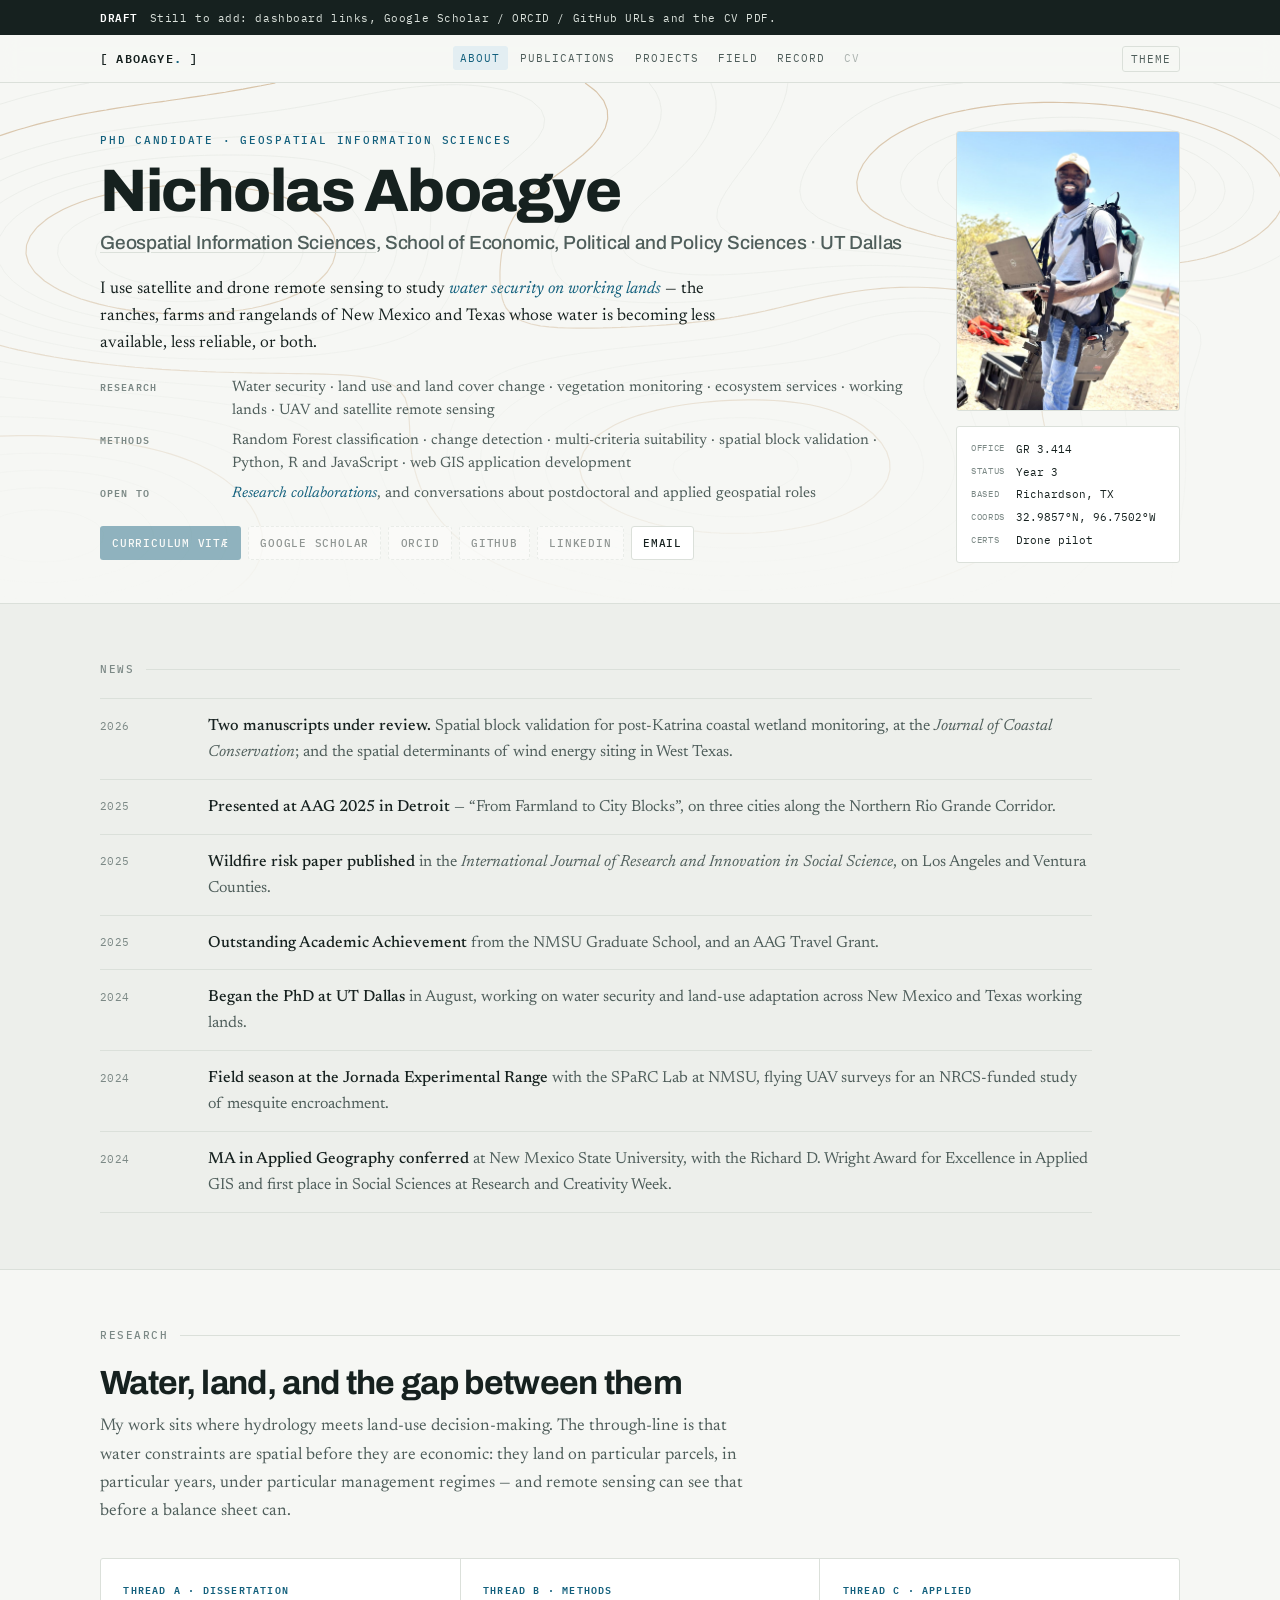
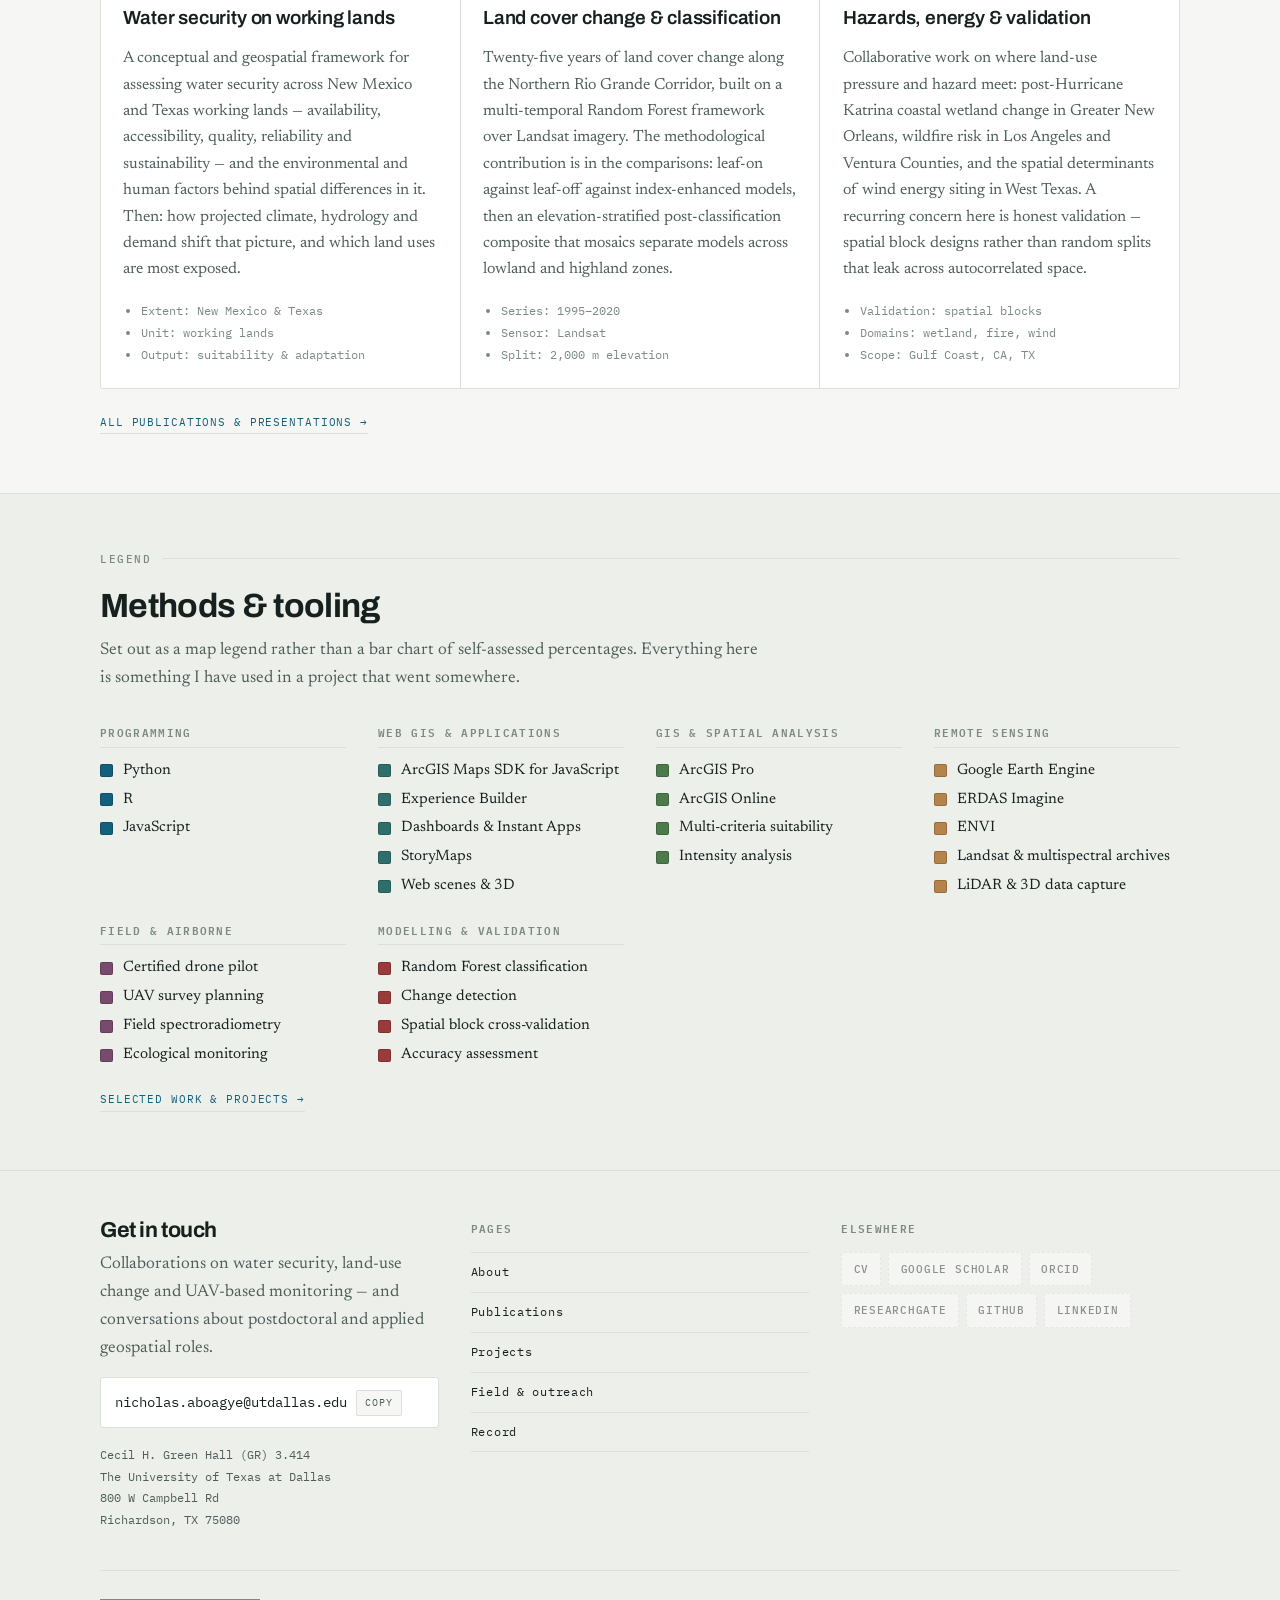
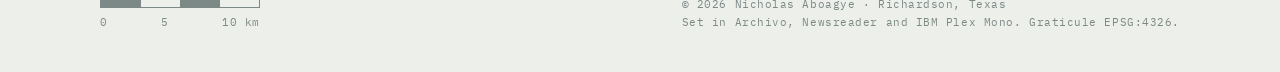
<file: index.html>
<!doctype html>
<html lang="en">
<head>
<meta charset="utf-8">
<meta name="viewport" content="width=device-width, initial-scale=1, viewport-fit=cover">
<title>Nicholas Aboagye</title>
<meta name="description" content="Nicholas Aboagye is a PhD candidate in Geospatial Information Sciences at UT Dallas, using satellite and drone remote sensing to study water security on the working lands of New Mexico and Texas.">
<meta name="author" content="Nicholas Aboagye">
<link rel="canonical" href="https://nicholas-aboagye.github.io/">
<meta property="og:type" content="website">
<meta property="og:title" content="Nicholas Aboagye">
<meta property="og:description" content="PhD candidate in Geospatial Information Sciences, UT Dallas. Water security, land cover change and remote sensing.">
<meta property="og:image" content="https://nicholas-aboagye.github.io/img/portrait.jpg">
<meta name="twitter:card" content="summary_large_image">
<link rel="stylesheet" href="https://fonts.googleapis.com/css2?family=Archivo:wght@500;600;700;800&family=Newsreader:ital,opsz,wght@0,6..72,300;0,6..72,400;0,6..72,500;1,6..72,400&family=IBM+Plex+Mono:wght@400;500;600&display=swap">
<link rel="stylesheet" href="style.css">
</head>
<body>

<a class="skip" href="#main">Skip to content</a>

<div class="topbar">
  <div class="notice">
    <div class="wrap">
      <span><b>DRAFT</b></span>
      <span>Still to add: dashboard links, Google Scholar / ORCID / GitHub URLs and the CV PDF.</span>
    </div>
  </div>
  <nav class="navbar" aria-label="Main">
    <div class="wrap">
      <a class="mark" href="index.html">[ ABOAGYE<span>.</span> ]</a>
      <ul class="navlinks">
        <li><a href="index.html" aria-current="page">About</a></li>
        <li><a href="publications.html">Publications</a></li>
        <li><a href="projects.html">Projects</a></li>
        <li><a href="field.html">Field</a></li>
        <li><a href="record.html">Record</a></li>
        <li><a href="#" aria-disabled="true">CV</a></li>
      </ul>
      <button class="themebtn" id="themeToggle" type="button" aria-pressed="false">Theme</button>
    </div>
  </nav>
</div>

<header class="hero" id="main">
  <canvas id="contours" aria-hidden="true"></canvas>
  <div class="wrap">
    <div class="hero-grid">
      <div>
        <p class="kicker">PhD Candidate &middot; Geospatial Information Sciences</p>
        <h1>Nicholas Aboagye</h1>
        <p class="role">
          <a href="https://epps.utdallas.edu/about/programs/geospatial-information-sciences/" target="_blank" rel="noopener">Geospatial Information Sciences</a>,
          School of Economic, Political and Policy Sciences &middot; UT Dallas
        </p>
        <p class="standfirst">
          I use satellite and drone remote sensing to study <em>water security on working
          lands</em> &mdash; the ranches, farms and rangelands of New Mexico and Texas whose
          water is becoming less available, less reliable, or both.
        </p>

        <dl class="facts">
          <div class="fact">
            <dt>Research</dt>
            <dd>Water security &middot; land use and land cover change &middot; vegetation monitoring &middot; ecosystem services &middot; working lands &middot; UAV and satellite remote sensing</dd>
          </div>
          <div class="fact">
            <dt>Methods</dt>
            <dd>Random Forest classification &middot; change detection &middot; multi-criteria suitability &middot; spatial block validation &middot; Python, R and JavaScript &middot; web GIS application development</dd>
          </div>
          <div class="fact">
            <dt>Open to</dt>
            <dd><span class="on">Research collaborations</span>, and conversations about postdoctoral and applied geospatial roles</dd>
          </div>
        </dl>

        <div class="profilelinks">
          <a class="plink plink-solid" href="#" aria-disabled="true">Curriculum vit&aelig;</a>
          <a class="plink" href="#" aria-disabled="true">Google Scholar</a>
          <a class="plink" href="#" aria-disabled="true">ORCID</a>
          <a class="plink" href="#" aria-disabled="true">GitHub</a>
          <a class="plink" href="#" aria-disabled="true">LinkedIn</a>
          <a class="plink" href="#contact">Email</a>
        </div>
      </div>

      <div class="hero-aside">
        <img class="portrait" src="img/portrait.jpg" width="900" height="1125"
             alt="Nicholas Aboagye in the field in southern New Mexico, holding a laptop and wearing a backpack-mounted mapping system.">
        <div class="datum">
          <dl>
            <dt>Office</dt><dd>GR 3.414</dd>
            <dt>Status</dt><dd>Year 3</dd>
            <dt>Based</dt><dd>Richardson, TX</dd>
            <dt>Coords</dt><dd>32.9857&deg;N, 96.7502&deg;W</dd>
            <dt>Certs</dt><dd>Drone pilot</dd>
          </dl>
        </div>
      </div>
    </div>
  </div>
</header>

<section class="band band-sunk" id="news">
  <div class="wrap">
    <p class="eyebrow">News</p>
    <ul class="news">
      <li>
        <span class="date">2026</span>
        <span class="item"><strong>Two manuscripts under review.</strong> Spatial block validation for post-Katrina coastal wetland monitoring, at the <em>Journal of Coastal Conservation</em>; and the spatial determinants of wind energy siting in West Texas.</span>
      </li>
      <li>
        <span class="date">2025</span>
        <span class="item"><strong>Presented at AAG 2025 in Detroit</strong> &mdash; &ldquo;From Farmland to City Blocks&rdquo;, on three cities along the Northern Rio Grande Corridor.</span>
      </li>
      <li>
        <span class="date">2025</span>
        <span class="item"><strong>Wildfire risk paper published</strong> in the <em>International Journal of Research and Innovation in Social Science</em>, on Los Angeles and Ventura Counties.</span>
      </li>
      <li>
        <span class="date">2025</span>
        <span class="item"><strong>Outstanding Academic Achievement</strong> from the NMSU Graduate School, and an AAG Travel Grant.</span>
      </li>
      <li>
        <span class="date">2024</span>
        <span class="item"><strong>Began the PhD at UT Dallas</strong> in August, working on water security and land-use adaptation across New Mexico and Texas working lands.</span>
      </li>
      <li>
        <span class="date">2024</span>
        <span class="item"><strong>Field season at the Jornada Experimental Range</strong> with the SPaRC Lab at NMSU, flying UAV surveys for an NRCS-funded study of mesquite encroachment.</span>
      </li>
      <li>
        <span class="date">2024</span>
        <span class="item"><strong>MA in Applied Geography conferred</strong> at New Mexico State University, with the Richard D. Wright Award for Excellence in Applied GIS and first place in Social Sciences at Research and Creativity Week.</span>
      </li>
    </ul>
  </div>
</section>

<section class="band" id="research">
  <div class="wrap">
    <p class="eyebrow">Research</p>
    <h2>Water, land, and the gap between them</h2>
    <p class="lede">
      My work sits where hydrology meets land-use decision-making. The through-line is that
      water constraints are spatial before they are economic: they land on particular parcels,
      in particular years, under particular management regimes &mdash; and remote sensing can
      see that before a balance sheet can.
    </p>
    <div class="threads">
      <article class="thread">
        <span class="tag">Thread A &middot; Dissertation</span>
        <h3>Water security on working lands</h3>
        <p>
          A conceptual and geospatial framework for assessing water security across New Mexico
          and Texas working lands &mdash; availability, accessibility, quality, reliability and
          sustainability &mdash; and the environmental and human factors behind spatial
          differences in it. Then: how projected climate, hydrology and demand shift that
          picture, and which land uses are most exposed.
        </p>
        <ul>
          <li>Extent: New Mexico &amp; Texas</li>
          <li>Unit: working lands</li>
          <li>Output: suitability &amp; adaptation</li>
        </ul>
      </article>
      <article class="thread">
        <span class="tag">Thread B &middot; Methods</span>
        <h3>Land cover change &amp; classification</h3>
        <p>
          Twenty-five years of land cover change along the Northern Rio Grande Corridor, built
          on a multi-temporal Random Forest framework over Landsat imagery. The methodological
          contribution is in the comparisons: leaf-on against leaf-off against index-enhanced
          models, then an elevation-stratified post-classification composite that mosaics
          separate models across lowland and highland zones.
        </p>
        <ul>
          <li>Series: 1995&ndash;2020</li>
          <li>Sensor: Landsat</li>
          <li>Split: 2,000 m elevation</li>
        </ul>
      </article>
      <article class="thread">
        <span class="tag">Thread C &middot; Applied</span>
        <h3>Hazards, energy &amp; validation</h3>
        <p>
          Collaborative work on where land-use pressure and hazard meet: post-Hurricane Katrina
          coastal wetland change in Greater New Orleans, wildfire risk in Los Angeles and Ventura
          Counties, and the spatial determinants of wind energy siting in West Texas. A recurring
          concern here is honest validation &mdash; spatial block designs rather than random
          splits that leak across autocorrelated space.
        </p>
        <ul>
          <li>Validation: spatial blocks</li>
          <li>Domains: wetland, fire, wind</li>
          <li>Scope: Gulf Coast, CA, TX</li>
        </ul>
      </article>
    </div>
    <a class="more" href="publications.html">All publications &amp; presentations &rarr;</a>
  </div>
</section>

<section class="band band-sunk" id="methods">
  <div class="wrap">
    <p class="eyebrow">Legend</p>
    <h2>Methods &amp; tooling</h2>
    <p class="lede">
      Set out as a map legend rather than a bar chart of self-assessed percentages. Everything
      here is something I have used in a project that went somewhere.
    </p>
    <div class="legend">
      <div class="legend-group">
        <h3>Programming</h3>
        <ul>
          <li><span class="swatch" style="background:#13607D"></span>Python</li>
          <li><span class="swatch" style="background:#13607D"></span>R</li>
          <li><span class="swatch" style="background:#13607D"></span>JavaScript</li>
        </ul>
      </div>
      <div class="legend-group">
        <h3>Web GIS &amp; applications</h3>
        <ul>
          <li><span class="swatch" style="background:#2F6F6B"></span>ArcGIS Maps SDK for JavaScript</li>
          <li><span class="swatch" style="background:#2F6F6B"></span>Experience Builder</li>
          <li><span class="swatch" style="background:#2F6F6B"></span>Dashboards &amp; Instant Apps</li>
          <li><span class="swatch" style="background:#2F6F6B"></span>StoryMaps</li>
          <li><span class="swatch" style="background:#2F6F6B"></span>Web scenes &amp; 3D</li>
        </ul>
      </div>
      <div class="legend-group">
        <h3>GIS &amp; spatial analysis</h3>
        <ul>
          <li><span class="swatch" style="background:#4C7A4A"></span>ArcGIS Pro</li>
          <li><span class="swatch" style="background:#4C7A4A"></span>ArcGIS Online</li>
          <li><span class="swatch" style="background:#4C7A4A"></span>Multi-criteria suitability</li>
          <li><span class="swatch" style="background:#4C7A4A"></span>Intensity analysis</li>
        </ul>
      </div>
      <div class="legend-group">
        <h3>Remote sensing</h3>
        <ul>
          <li><span class="swatch" style="background:#B4844A"></span>Google Earth Engine</li>
          <li><span class="swatch" style="background:#B4844A"></span>ERDAS Imagine</li>
          <li><span class="swatch" style="background:#B4844A"></span>ENVI</li>
          <li><span class="swatch" style="background:#B4844A"></span>Landsat &amp; multispectral archives</li>
          <li><span class="swatch" style="background:#B4844A"></span>LiDAR &amp; 3D data capture</li>
        </ul>
      </div>
      <div class="legend-group">
        <h3>Field &amp; airborne</h3>
        <ul>
          <li><span class="swatch" style="background:#7A4A6E"></span>Certified drone pilot</li>
          <li><span class="swatch" style="background:#7A4A6E"></span>UAV survey planning</li>
          <li><span class="swatch" style="background:#7A4A6E"></span>Field spectroradiometry</li>
          <li><span class="swatch" style="background:#7A4A6E"></span>Ecological monitoring</li>
        </ul>
      </div>
      <div class="legend-group">
        <h3>Modelling &amp; validation</h3>
        <ul>
          <li><span class="swatch" style="background:#9A3B3B"></span>Random Forest classification</li>
          <li><span class="swatch" style="background:#9A3B3B"></span>Change detection</li>
          <li><span class="swatch" style="background:#9A3B3B"></span>Spatial block cross-validation</li>
          <li><span class="swatch" style="background:#9A3B3B"></span>Accuracy assessment</li>
        </ul>
      </div>
    </div>
    <a class="more" href="projects.html">Selected work &amp; projects &rarr;</a>
  </div>
</section>

<footer class="sitefooter" id="contact">
  <div class="wrap">
    <div class="footgrid">
      <div>
        <h2>Get in touch</h2>
        <p style="color:var(--ink-2);margin:0">
          Collaborations on water security, land-use change and UAV-based monitoring &mdash;
          and conversations about postdoctoral and applied geospatial roles.
        </p>
        <div class="mailrow">
          <code id="email">nicholas.aboagye@utdallas.edu</code>
          <button class="copybtn" id="copyEmail" type="button">Copy</button>
        </div>
        <p class="where">
          Cecil H. Green Hall (GR) 3.414<br>
          The University of Texas at Dallas<br>
          800 W Campbell Rd<br>
          Richardson, TX 75080
        </p>
      </div>
      <div>
        <p class="subhead" style="margin-top:0">Pages</p>
        <ul class="footnav">
          <li><a href="index.html">About</a></li>
          <li><a href="publications.html">Publications</a></li>
          <li><a href="projects.html">Projects</a></li>
          <li><a href="field.html">Field &amp; outreach</a></li>
          <li><a href="record.html">Record</a></li>
        </ul>
      </div>
      <div>
        <p class="subhead" style="margin-top:0">Elsewhere</p>
        <div class="profilelinks">
          <a class="plink" href="#" aria-disabled="true">CV</a>
          <a class="plink" href="#" aria-disabled="true">Google Scholar</a>
          <a class="plink" href="#" aria-disabled="true">ORCID</a>
          <a class="plink" href="#" aria-disabled="true">ResearchGate</a>
          <a class="plink" href="#" aria-disabled="true">GitHub</a>
          <a class="plink" href="#" aria-disabled="true">LinkedIn</a>
        </div>
      </div>
    </div>
    <div class="colophon">
      <div class="scalebar">
        <div class="bar"><i></i><i></i><i></i><i></i></div>
        <div class="ticks"><span>0</span><span>5</span><span>10&nbsp;km</span></div>
      </div>
      <div>
        <div>&copy; 2026 Nicholas Aboagye &middot; Richardson, Texas</div>
        <div>Set in Archivo, Newsreader and IBM Plex Mono. Graticule EPSG:4326.</div>
      </div>
    </div>
  </div>
</footer>

<script src="site.js"></script>

</body>
</html>
</file>
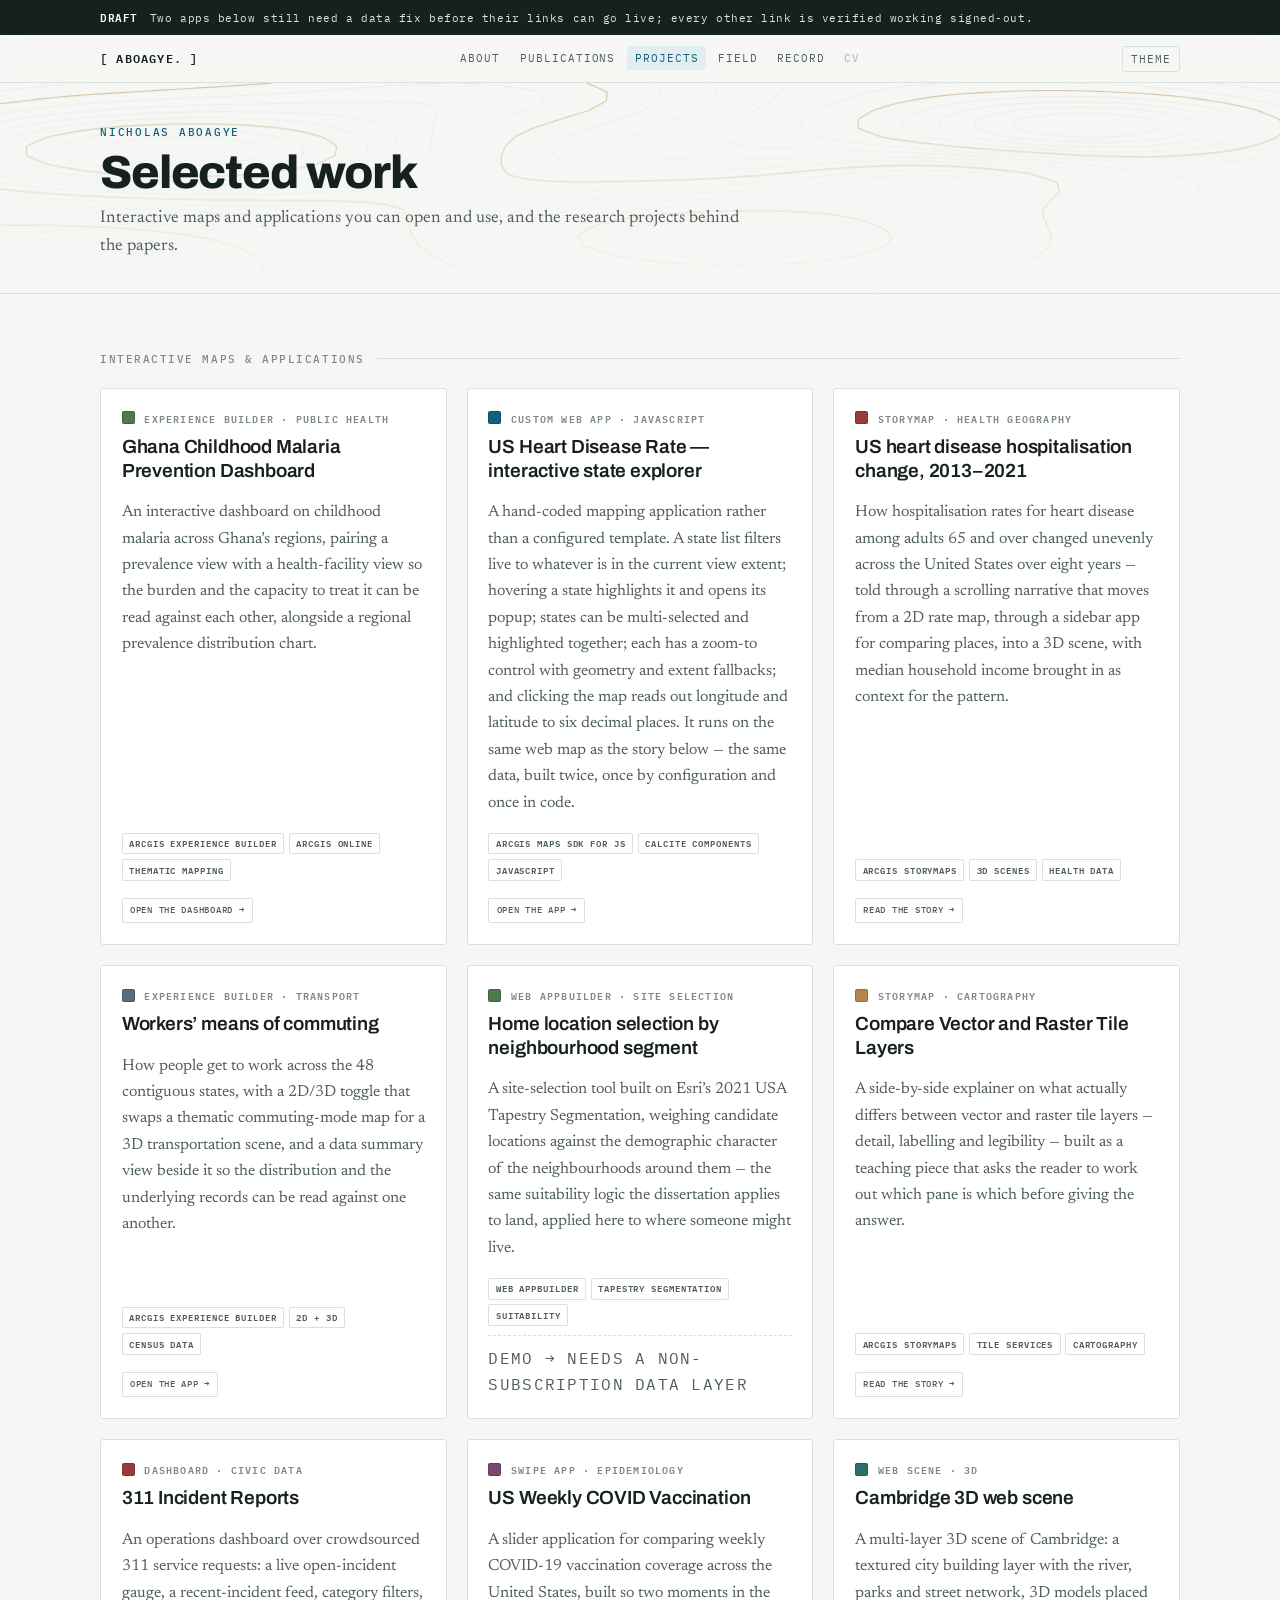
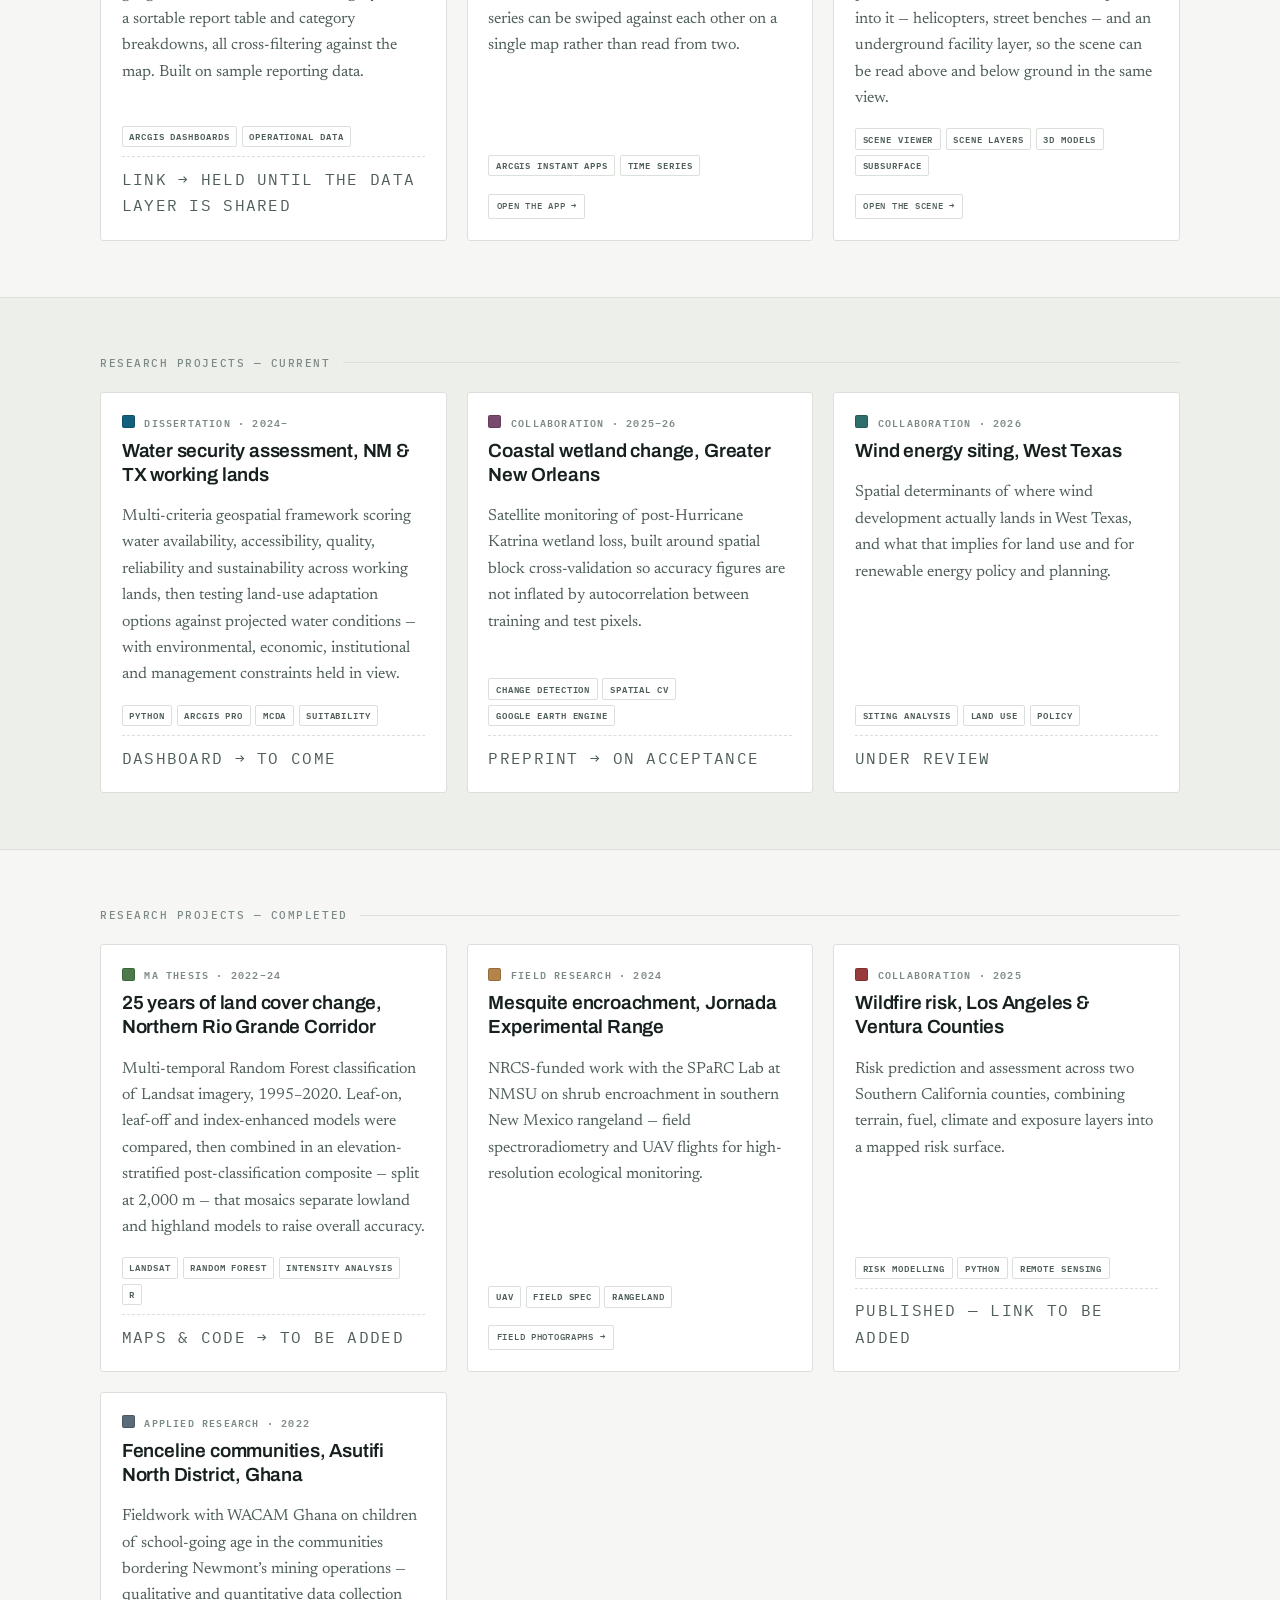
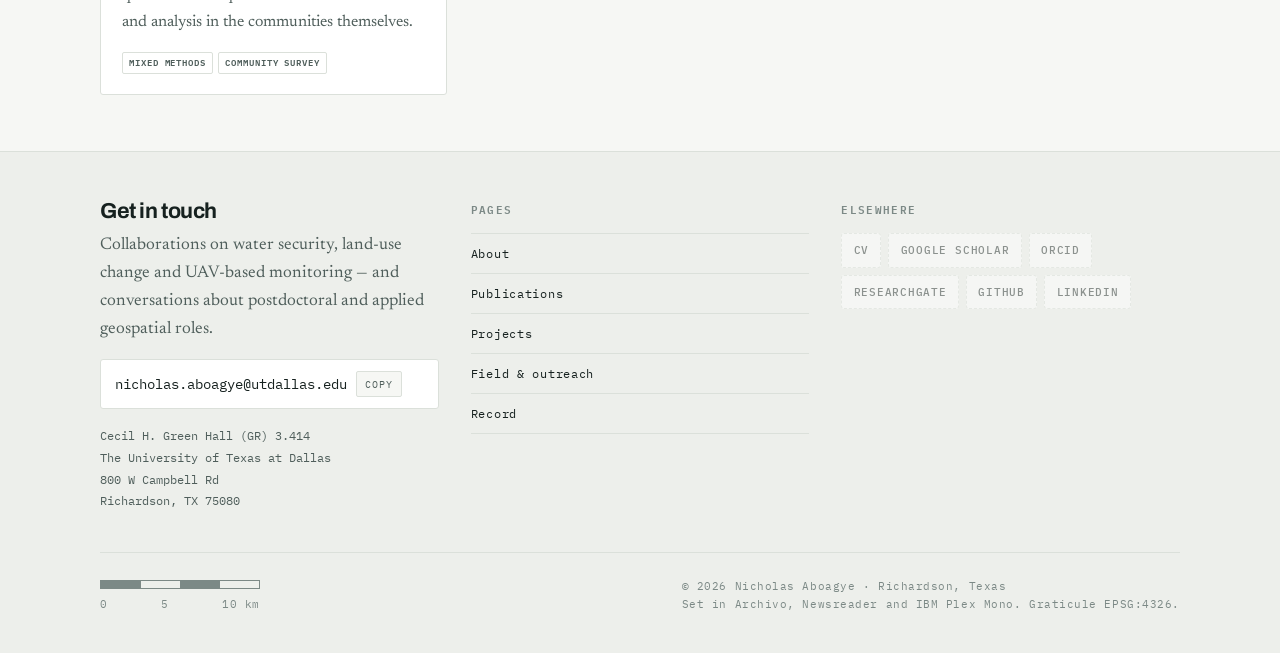
<file: projects.html>
<!doctype html>
<html lang="en">
<head>
<meta charset="utf-8">
<meta name="viewport" content="width=device-width, initial-scale=1, viewport-fit=cover">
<title>Projects &mdash; Nicholas Aboagye</title>
<link rel="stylesheet" href="https://fonts.googleapis.com/css2?family=Archivo:wght@500;600;700;800&family=Newsreader:ital,opsz,wght@0,6..72,300;0,6..72,400;0,6..72,500;1,6..72,400&family=IBM+Plex+Mono:wght@400;500;600&display=swap">
<link rel="stylesheet" href="style.css">
</head>
<body>

<a class="skip" href="#main">Skip to content</a>

<div class="topbar">
  <div class="notice">
    <div class="wrap">
      <span><b>DRAFT</b></span>
      <span>Two apps below still need a data fix before their links can go live; every other link is verified working signed-out.</span>
    </div>
  </div>
  <nav class="navbar" aria-label="Main">
    <div class="wrap">
      <a class="mark" href="index.html">[ ABOAGYE<span>.</span> ]</a>
      <ul class="navlinks">
        <li><a href="index.html">About</a></li>
        <li><a href="publications.html">Publications</a></li>
        <li><a href="projects.html" aria-current="page">Projects</a></li>
        <li><a href="field.html">Field</a></li>
        <li><a href="record.html">Record</a></li>
        <li><a href="#" aria-disabled="true">CV</a></li>
      </ul>
      <button class="themebtn" id="themeToggle" type="button" aria-pressed="false">Theme</button>
    </div>
  </nav>
</div>

<header class="pagehead" id="main">
  <canvas id="contours" aria-hidden="true"></canvas>
  <div class="wrap">
    <p class="kicker">Nicholas Aboagye</p>
    <h1>Selected work</h1>
    <p class="pagelede">
      Interactive maps and applications you can open and use, and the research projects
      behind the papers.
    </p>
  </div>
</header>

<main>
  <section class="band">
    <div class="wrap">
      <p class="eyebrow">Interactive maps &amp; applications</p>
      <div class="projects">

        <article class="project">
          <div class="swatch-row"><span class="swatch" style="background:#4C7A4A"></span><span class="kind">Experience Builder &middot; Public health</span></div>
          <h3>Ghana Childhood Malaria Prevention Dashboard</h3>
          <p>
            An interactive dashboard on childhood malaria across Ghana&rsquo;s regions, pairing a
            prevalence view with a health-facility view so the burden and the capacity to treat
            it can be read against each other, alongside a regional prevalence distribution chart.
          </p>
          <div class="stack">
            <span class="chip">ArcGIS Experience Builder</span><span class="chip">ArcGIS Online</span><span class="chip">Thematic mapping</span>
          </div>
          <div class="pub-acts">
            <a class="act" href="https://experience.arcgis.com/experience/079053ac642b47dcbd1e9480b5a4649a" target="_blank" rel="noopener">Open the dashboard &rarr;</a>
          </div>
        </article>

        <article class="project">
          <div class="swatch-row"><span class="swatch" style="background:#13607D"></span><span class="kind">Custom web app &middot; JavaScript</span></div>
          <h3>US Heart Disease Rate &mdash; interactive state explorer</h3>
          <p>
            A hand-coded mapping application rather than a configured template. A state list
            filters live to whatever is in the current view extent; hovering a state highlights
            it and opens its popup; states can be multi-selected and highlighted together;
            each has a zoom-to control with geometry and extent fallbacks; and clicking the map
            reads out longitude and latitude to six decimal places. It runs on the same web map
            as the story below &mdash; the same data, built twice, once by configuration and
            once in code.
          </p>
          <div class="stack">
            <span class="chip">ArcGIS Maps SDK for JS</span><span class="chip">Calcite components</span><span class="chip">JavaScript</span>
          </div>
          <div class="pub-acts">
            <a class="act" href="apps/heart-disease.html">Open the app &rarr;</a>
          </div>
        </article>

        <article class="project">
          <div class="swatch-row"><span class="swatch" style="background:#9A3B3B"></span><span class="kind">StoryMap &middot; Health geography</span></div>
          <h3>US heart disease hospitalisation change, 2013&ndash;2021</h3>
          <p>
            How hospitalisation rates for heart disease among adults 65 and over changed
            unevenly across the United States over eight years &mdash; told through a scrolling
            narrative that moves from a 2D rate map, through a sidebar app for comparing places,
            into a 3D scene, with median household income brought in as context for the pattern.
          </p>
          <div class="stack">
            <span class="chip">ArcGIS StoryMaps</span><span class="chip">3D scenes</span><span class="chip">Health data</span>
          </div>
          <div class="pub-acts">
            <a class="act" href="https://storymaps.arcgis.com/stories/0e35b45a6da04c4c8dc4ff44c0e2aa1e" target="_blank" rel="noopener">Read the story &rarr;</a>
          </div>
        </article>

        <article class="project">
          <div class="swatch-row"><span class="swatch" style="background:#5A6B7A"></span><span class="kind">Experience Builder &middot; Transport</span></div>
          <h3>Workers&rsquo; means of commuting</h3>
          <p>
            How people get to work across the 48 contiguous states, with a 2D/3D toggle that
            swaps a thematic commuting-mode map for a 3D transportation scene, and a data
            summary view beside it so the distribution and the underlying records can be read
            against one another.
          </p>
          <div class="stack">
            <span class="chip">ArcGIS Experience Builder</span><span class="chip">2D + 3D</span><span class="chip">Census data</span>
          </div>
          <div class="pub-acts">
            <a class="act" href="https://experience.arcgis.com/experience/320bcec39aaf453cb91ab1eca7e9cfff" target="_blank" rel="noopener">Open the app &rarr;</a>
          </div>
        </article>

        <article class="project">
          <div class="swatch-row"><span class="swatch" style="background:#4C7A4A"></span><span class="kind">Web AppBuilder &middot; Site selection</span></div>
          <h3>Home location selection by neighbourhood segment</h3>
          <p>
            A site-selection tool built on Esri&rsquo;s 2021 USA Tapestry Segmentation, weighing
            candidate locations against the demographic character of the neighbourhoods around
            them &mdash; the same suitability logic the dissertation applies to land, applied
            here to where someone might live.
          </p>
          <div class="stack">
            <span class="chip">Web AppBuilder</span><span class="chip">Tapestry segmentation</span><span class="chip">Suitability</span>
          </div>
          <p class="slot">Demo &rarr; needs a non-subscription data layer</p>
        </article>

        <article class="project">
          <div class="swatch-row"><span class="swatch" style="background:#B4844A"></span><span class="kind">StoryMap &middot; Cartography</span></div>
          <h3>Compare Vector and Raster Tile Layers</h3>
          <p>
            A side-by-side explainer on what actually differs between vector and raster tile
            layers &mdash; detail, labelling and legibility &mdash; built as a teaching piece
            that asks the reader to work out which pane is which before giving the answer.
          </p>
          <div class="stack">
            <span class="chip">ArcGIS StoryMaps</span><span class="chip">Tile services</span><span class="chip">Cartography</span>
          </div>
          <div class="pub-acts">
            <a class="act" href="https://storymaps.arcgis.com/stories/d56473c72a28437082e2a9ca9240253e" target="_blank" rel="noopener">Read the story &rarr;</a>
          </div>
        </article>

        <article class="project">
          <div class="swatch-row"><span class="swatch" style="background:#9A3B3B"></span><span class="kind">Dashboard &middot; Civic data</span></div>
          <h3>311 Incident Reports</h3>
          <p>
            An operations dashboard over crowdsourced 311 service requests: a live open-incident
            gauge, a recent-incident feed, category filters, a sortable report table and
            category breakdowns, all cross-filtering against the map. Built on sample reporting
            data.
          </p>
          <div class="stack">
            <span class="chip">ArcGIS Dashboards</span><span class="chip">Operational data</span>
          </div>
          <p class="slot">Link &rarr; held until the data layer is shared</p>
        </article>

        <article class="project">
          <div class="swatch-row"><span class="swatch" style="background:#7A4A6E"></span><span class="kind">Swipe app &middot; Epidemiology</span></div>
          <h3>US Weekly COVID Vaccination</h3>
          <p>
            A slider application for comparing weekly COVID-19 vaccination coverage across the
            United States, built so two moments in the series can be swiped against each other
            on a single map rather than read from two.
          </p>
          <div class="stack">
            <span class="chip">ArcGIS Instant Apps</span><span class="chip">Time series</span>
          </div>
          <div class="pub-acts">
            <a class="act" href="https://utdepps.maps.arcgis.com/apps/instant/slider/index.html?appid=14ce6b046e9e4ab2b94caf2594a43b97" target="_blank" rel="noopener">Open the app &rarr;</a>
          </div>
        </article>

        <article class="project">
          <div class="swatch-row"><span class="swatch" style="background:#2F6F6B"></span><span class="kind">Web scene &middot; 3D</span></div>
          <h3>Cambridge 3D web scene</h3>
          <p>
            A multi-layer 3D scene of Cambridge: a textured city building layer with the river,
            parks and street network, 3D models placed into it &mdash; helicopters, street
            benches &mdash; and an underground facility layer, so the scene can be read above
            and below ground in the same view.
          </p>
          <div class="stack">
            <span class="chip">Scene Viewer</span><span class="chip">Scene layers</span><span class="chip">3D models</span><span class="chip">Subsurface</span>
          </div>
          <div class="pub-acts">
            <a class="act" href="https://www.arcgis.com/home/webscene/viewer.html?webscene=de5cbcfe13a040c9872591fa42f22e25" target="_blank" rel="noopener">Open the scene &rarr;</a>
          </div>
        </article>

      </div>
    </div>
  </section>

  <section class="band band-sunk">
    <div class="wrap">
      <p class="eyebrow">Research projects &mdash; current</p>
      <div class="projects">
        <article class="project">
          <div class="swatch-row"><span class="swatch" style="background:#13607D"></span><span class="kind">Dissertation &middot; 2024&ndash;</span></div>
          <h3>Water security assessment, NM &amp; TX working lands</h3>
          <p>
            Multi-criteria geospatial framework scoring water availability, accessibility,
            quality, reliability and sustainability across working lands, then testing land-use
            adaptation options against projected water conditions &mdash; with environmental,
            economic, institutional and management constraints held in view.
          </p>
          <div class="stack"><span class="chip">Python</span><span class="chip">ArcGIS Pro</span><span class="chip">MCDA</span><span class="chip">Suitability</span></div>
          <p class="slot">Dashboard &rarr; to come</p>
        </article>

        <article class="project">
          <div class="swatch-row"><span class="swatch" style="background:#7A4A6E"></span><span class="kind">Collaboration &middot; 2025&ndash;26</span></div>
          <h3>Coastal wetland change, Greater New Orleans</h3>
          <p>
            Satellite monitoring of post-Hurricane Katrina wetland loss, built around spatial
            block cross-validation so accuracy figures are not inflated by autocorrelation
            between training and test pixels.
          </p>
          <div class="stack"><span class="chip">Change detection</span><span class="chip">Spatial CV</span><span class="chip">Google Earth Engine</span></div>
          <p class="slot">Preprint &rarr; on acceptance</p>
        </article>

        <article class="project">
          <div class="swatch-row"><span class="swatch" style="background:#2F6F6B"></span><span class="kind">Collaboration &middot; 2026</span></div>
          <h3>Wind energy siting, West Texas</h3>
          <p>
            Spatial determinants of where wind development actually lands in West Texas, and
            what that implies for land use and for renewable energy policy and planning.
          </p>
          <div class="stack"><span class="chip">Siting analysis</span><span class="chip">Land use</span><span class="chip">Policy</span></div>
          <p class="slot">Under review</p>
        </article>
      </div>
    </div>
  </section>

  <section class="band">
    <div class="wrap">
      <p class="eyebrow">Research projects &mdash; completed</p>
      <div class="projects">
        <article class="project">
          <div class="swatch-row"><span class="swatch" style="background:#4C7A4A"></span><span class="kind">MA thesis &middot; 2022&ndash;24</span></div>
          <h3>25 years of land cover change, Northern Rio Grande Corridor</h3>
          <p>
            Multi-temporal Random Forest classification of Landsat imagery, 1995&ndash;2020.
            Leaf-on, leaf-off and index-enhanced models were compared, then combined in an
            elevation-stratified post-classification composite &mdash; split at 2,000 m &mdash;
            that mosaics separate lowland and highland models to raise overall accuracy.
          </p>
          <div class="stack"><span class="chip">Landsat</span><span class="chip">Random Forest</span><span class="chip">Intensity analysis</span><span class="chip">R</span></div>
          <p class="slot">Maps &amp; code &rarr; to be added</p>
        </article>

        <article class="project">
          <div class="swatch-row"><span class="swatch" style="background:#B4844A"></span><span class="kind">Field research &middot; 2024</span></div>
          <h3>Mesquite encroachment, Jornada Experimental Range</h3>
          <p>
            NRCS-funded work with the SPaRC Lab at NMSU on shrub encroachment in southern New
            Mexico rangeland &mdash; field spectroradiometry and UAV flights for high-resolution
            ecological monitoring.
          </p>
          <div class="stack"><span class="chip">UAV</span><span class="chip">Field spec</span><span class="chip">Rangeland</span></div>
          <div class="pub-acts"><a class="act" href="field.html">Field photographs &rarr;</a></div>
        </article>

        <article class="project">
          <div class="swatch-row"><span class="swatch" style="background:#9A3B3B"></span><span class="kind">Collaboration &middot; 2025</span></div>
          <h3>Wildfire risk, Los Angeles &amp; Ventura Counties</h3>
          <p>
            Risk prediction and assessment across two Southern California counties, combining
            terrain, fuel, climate and exposure layers into a mapped risk surface.
          </p>
          <div class="stack"><span class="chip">Risk modelling</span><span class="chip">Python</span><span class="chip">Remote sensing</span></div>
          <p class="slot">Published &mdash; link to be added</p>
        </article>

        <article class="project">
          <div class="swatch-row"><span class="swatch" style="background:#5A6B7A"></span><span class="kind">Applied research &middot; 2022</span></div>
          <h3>Fenceline communities, Asutifi North District, Ghana</h3>
          <p>
            Fieldwork with WACAM Ghana on children of school-going age in the communities
            bordering Newmont&rsquo;s mining operations &mdash; qualitative and quantitative data
            collection and analysis in the communities themselves.
          </p>
          <div class="stack"><span class="chip">Mixed methods</span><span class="chip">Community survey</span></div>
        </article>
      </div>
    </div>
  </section>
</main>

<footer class="sitefooter" id="contact">
  <div class="wrap">
    <div class="footgrid">
      <div>
        <h2>Get in touch</h2>
        <p style="color:var(--ink-2);margin:0">
          Collaborations on water security, land-use change and UAV-based monitoring &mdash;
          and conversations about postdoctoral and applied geospatial roles.
        </p>
        <div class="mailrow">
          <code id="email">nicholas.aboagye@utdallas.edu</code>
          <button class="copybtn" id="copyEmail" type="button">Copy</button>
        </div>
        <p class="where">
          Cecil H. Green Hall (GR) 3.414<br>
          The University of Texas at Dallas<br>
          800 W Campbell Rd<br>
          Richardson, TX 75080
        </p>
      </div>
      <div>
        <p class="subhead" style="margin-top:0">Pages</p>
        <ul class="footnav">
          <li><a href="index.html">About</a></li>
          <li><a href="publications.html">Publications</a></li>
          <li><a href="projects.html">Projects</a></li>
          <li><a href="field.html">Field &amp; outreach</a></li>
          <li><a href="record.html">Record</a></li>
        </ul>
      </div>
      <div>
        <p class="subhead" style="margin-top:0">Elsewhere</p>
        <div class="profilelinks">
          <a class="plink" href="#" aria-disabled="true">CV</a>
          <a class="plink" href="#" aria-disabled="true">Google Scholar</a>
          <a class="plink" href="#" aria-disabled="true">ORCID</a>
          <a class="plink" href="#" aria-disabled="true">ResearchGate</a>
          <a class="plink" href="#" aria-disabled="true">GitHub</a>
          <a class="plink" href="#" aria-disabled="true">LinkedIn</a>
        </div>
      </div>
    </div>
    <div class="colophon">
      <div class="scalebar">
        <div class="bar"><i></i><i></i><i></i><i></i></div>
        <div class="ticks"><span>0</span><span>5</span><span>10&nbsp;km</span></div>
      </div>
      <div>
        <div>&copy; 2026 Nicholas Aboagye &middot; Richardson, Texas</div>
        <div>Set in Archivo, Newsreader and IBM Plex Mono. Graticule EPSG:4326.</div>
      </div>
    </div>
  </div>
</footer>

<script src="site.js"></script>
</body>
</html>
</file>
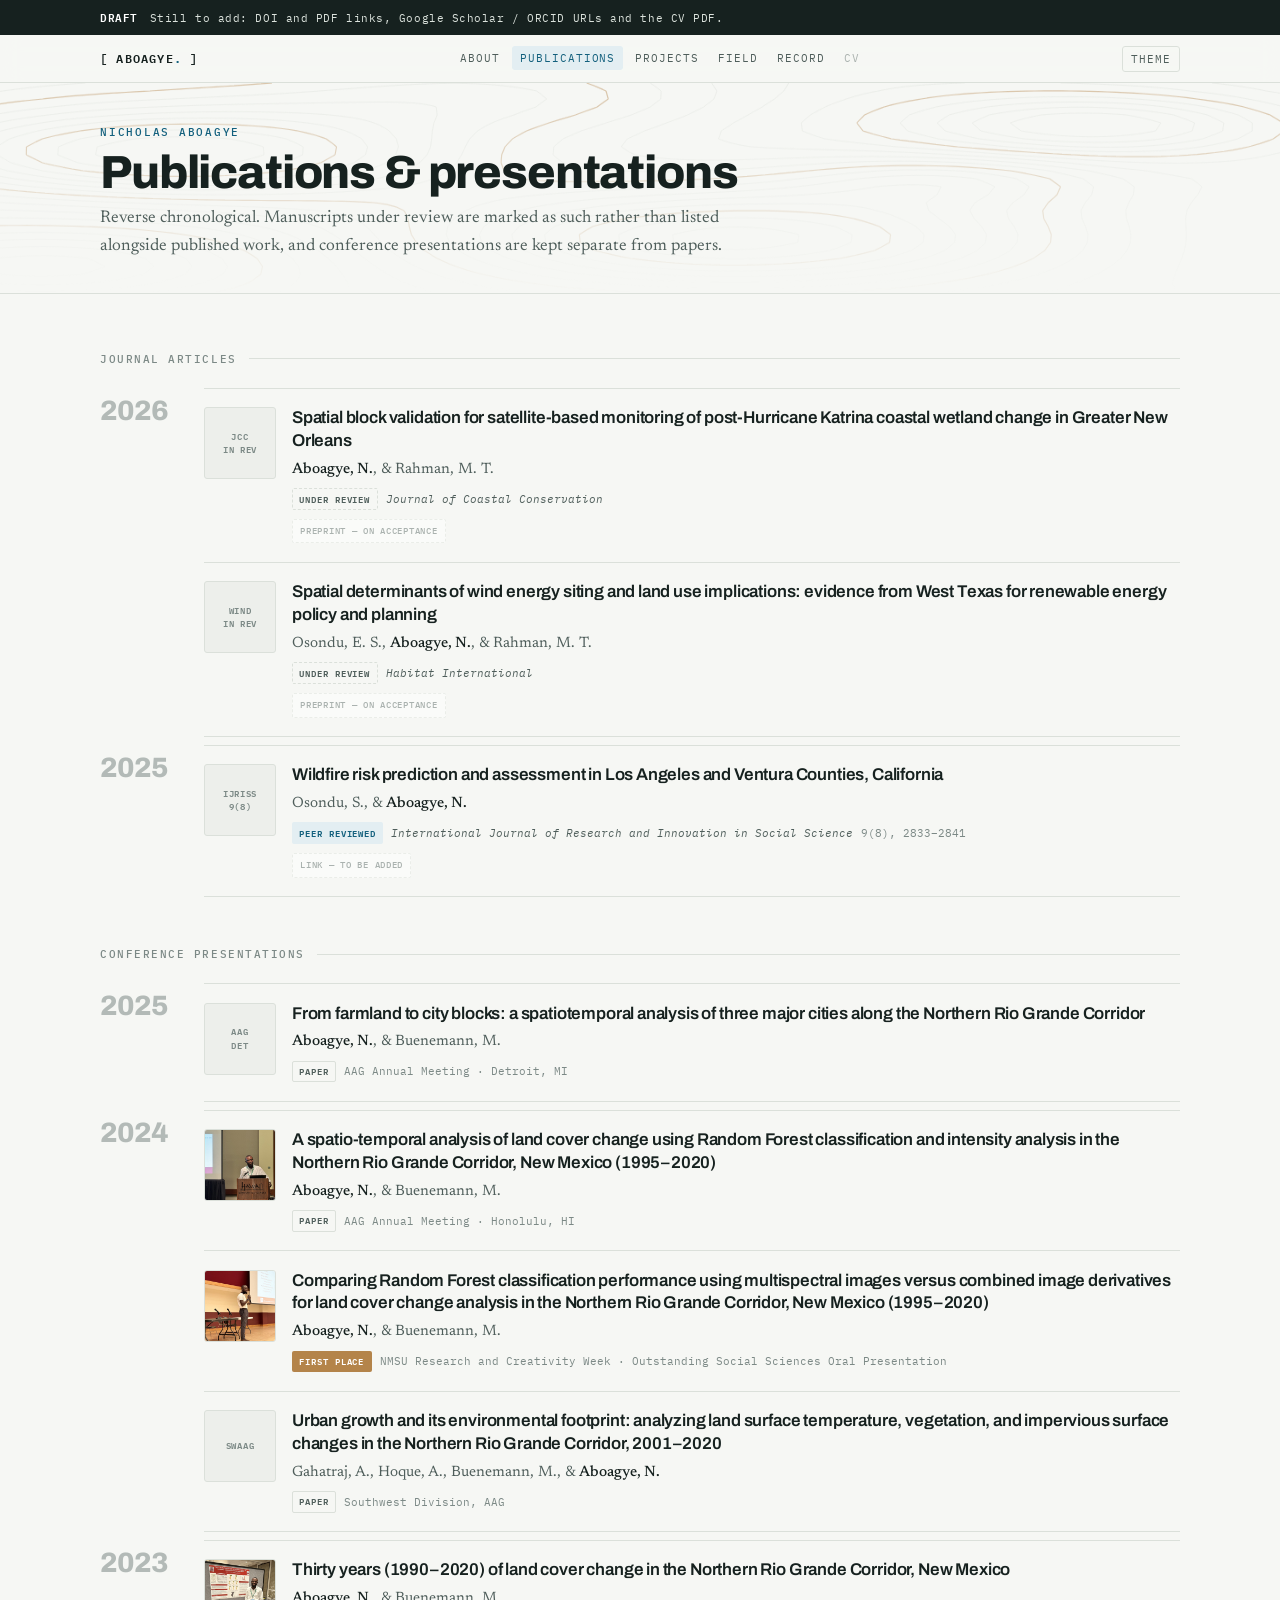
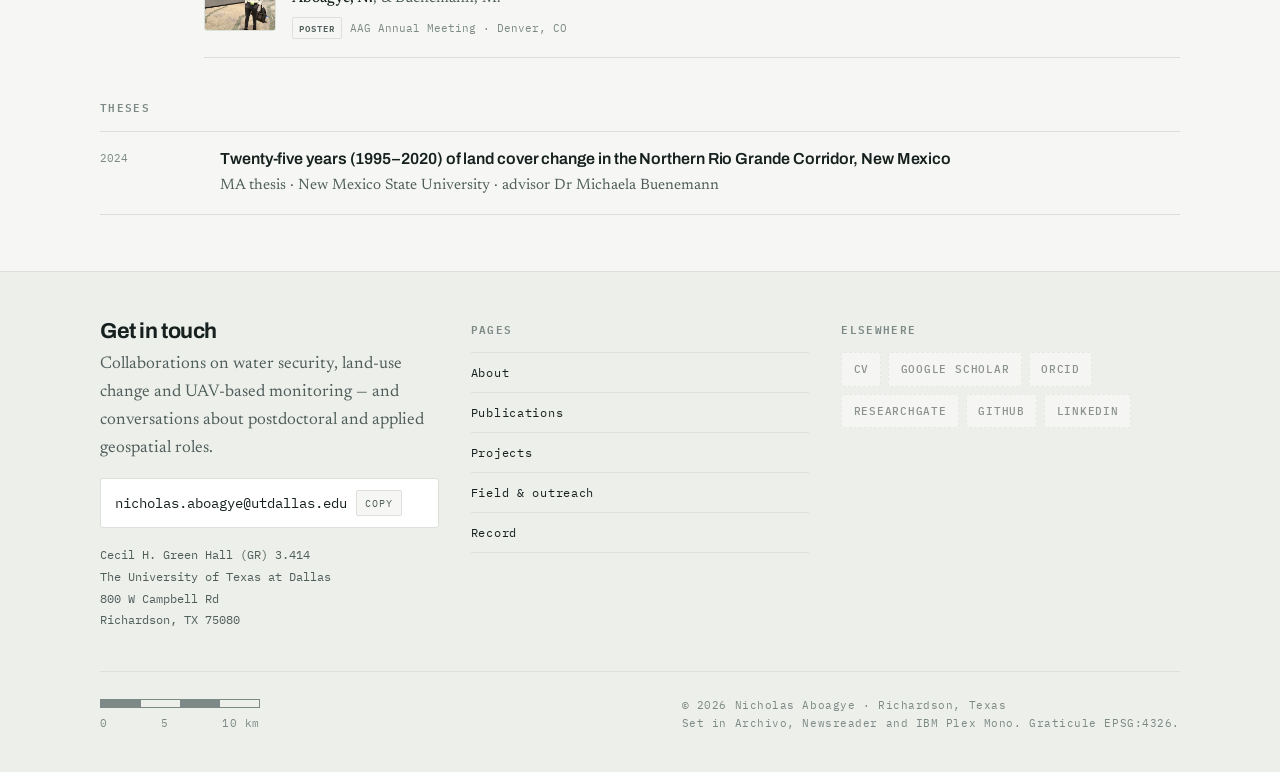
<file: publications.html>
<!doctype html>
<html lang="en">
<head>
<meta charset="utf-8">
<meta name="viewport" content="width=device-width, initial-scale=1, viewport-fit=cover">
<title>Publications &mdash; Nicholas Aboagye</title>
<link rel="stylesheet" href="https://fonts.googleapis.com/css2?family=Archivo:wght@500;600;700;800&family=Newsreader:ital,opsz,wght@0,6..72,300;0,6..72,400;0,6..72,500;1,6..72,400&family=IBM+Plex+Mono:wght@400;500;600&display=swap">
<link rel="stylesheet" href="style.css">
</head>
<body>

<a class="skip" href="#main">Skip to content</a>

<div class="topbar">
  <div class="notice">
    <div class="wrap">
      <span><b>DRAFT</b></span>
      <span>Still to add: DOI and PDF links, Google Scholar / ORCID URLs and the CV PDF.</span>
    </div>
  </div>
  <nav class="navbar" aria-label="Main">
    <div class="wrap">
      <a class="mark" href="index.html">[ ABOAGYE<span>.</span> ]</a>
      <ul class="navlinks">
        <li><a href="index.html">About</a></li>
        <li><a href="publications.html" aria-current="page">Publications</a></li>
        <li><a href="projects.html">Projects</a></li>
        <li><a href="field.html">Field</a></li>
        <li><a href="record.html">Record</a></li>
        <li><a href="#" aria-disabled="true">CV</a></li>
      </ul>
      <button class="themebtn" id="themeToggle" type="button" aria-pressed="false">Theme</button>
    </div>
  </nav>
</div>

<header class="pagehead" id="main">
  <canvas id="contours" aria-hidden="true"></canvas>
  <div class="wrap">
    <p class="kicker">Nicholas Aboagye</p>
    <h1>Publications &amp; presentations</h1>
    <p class="pagelede">
      Reverse chronological. Manuscripts under review are marked as such rather than listed
      alongside published work, and conference presentations are kept separate from papers.
    </p>
  </div>
</header>

<main class="band">
  <div class="wrap">

    <p class="eyebrow">Journal articles</p>

    <div class="yeargroup">
      <div class="yearmark">2026</div>
      <ol class="pubs">
        <li class="pub">
          <div class="pub-thumb"><span>JCC<br>IN&nbsp;REV</span></div>
          <div class="pub-body">
            <p class="pub-title">Spatial block validation for satellite-based monitoring of post-Hurricane Katrina coastal wetland change in Greater New Orleans</p>
            <p class="pub-authors"><strong>Aboagye, N.</strong>, &amp; Rahman, M. T.</p>
            <p class="pub-venue">
              <span class="chip chip-rev">Under review</span>
              <em>Journal of Coastal Conservation</em>
            </p>
            <div class="pub-acts"><a class="act" href="#" aria-disabled="true">Preprint &mdash; on acceptance</a></div>
          </div>
        </li>
        <li class="pub">
          <div class="pub-thumb"><span>WIND<br>IN&nbsp;REV</span></div>
          <div class="pub-body">
            <p class="pub-title">Spatial determinants of wind energy siting and land use implications: evidence from West Texas for renewable energy policy and planning</p>
            <p class="pub-authors">Osondu, E. S., <strong>Aboagye, N.</strong>, &amp; Rahman, M. T.</p>
            <p class="pub-venue">
              <span class="chip chip-rev">Under review</span>
              <em>Habitat International</em>
            </p>
            <div class="pub-acts"><a class="act" href="#" aria-disabled="true">Preprint &mdash; on acceptance</a></div>
          </div>
        </li>
      </ol>
    </div>

    <div class="yeargroup">
      <div class="yearmark">2025</div>
      <ol class="pubs">
        <li class="pub">
          <div class="pub-thumb"><span>IJRISS<br>9(8)</span></div>
          <div class="pub-body">
            <p class="pub-title">Wildfire risk prediction and assessment in Los Angeles and Ventura Counties, California</p>
            <p class="pub-authors">Osondu, S., &amp; <strong>Aboagye, N.</strong></p>
            <p class="pub-venue">
              <span class="chip chip-pub">Peer reviewed</span>
              <em>International Journal of Research and Innovation in Social Science</em>
              <span>9(8), 2833&ndash;2841</span>
            </p>
            <div class="pub-acts"><a class="act" href="#" aria-disabled="true">Link &mdash; to be added</a></div>
          </div>
        </li>
      </ol>
    </div>

    <p class="eyebrow" style="margin-top:3rem">Conference presentations</p>

    <div class="yeargroup">
      <div class="yearmark">2025</div>
      <ol class="pubs">
        <li class="pub">
          <div class="pub-thumb"><span>AAG<br>DET</span></div>
          <div class="pub-body">
            <p class="pub-title">From farmland to city blocks: a spatiotemporal analysis of three major cities along the Northern Rio Grande Corridor</p>
            <p class="pub-authors"><strong>Aboagye, N.</strong>, &amp; Buenemann, M.</p>
            <p class="pub-venue">
              <span class="chip">Paper</span>
              <span>AAG Annual Meeting &middot; Detroit, MI</span>
            </p>
          </div>
        </li>
      </ol>
    </div>

    <div class="yeargroup">
      <div class="yearmark">2024</div>
      <ol class="pubs">
        <li class="pub">
          <div class="pub-thumb"><img src="img/aag-hawaii-podium.jpg" loading="lazy" alt="Presenting at a podium at the Hawai'i Convention Center."></div>
          <div class="pub-body">
            <p class="pub-title">A spatio-temporal analysis of land cover change using Random Forest classification and intensity analysis in the Northern Rio Grande Corridor, New Mexico (1995&ndash;2020)</p>
            <p class="pub-authors"><strong>Aboagye, N.</strong>, &amp; Buenemann, M.</p>
            <p class="pub-venue">
              <span class="chip">Paper</span>
              <span>AAG Annual Meeting &middot; Honolulu, HI</span>
            </p>
          </div>
        </li>
        <li class="pub">
          <div class="pub-thumb"><img src="img/nmsu-talk.jpg" loading="lazy" alt="Giving a talk with a microphone at New Mexico State University."></div>
          <div class="pub-body">
            <p class="pub-title">Comparing Random Forest classification performance using multispectral images versus combined image derivatives for land cover change analysis in the Northern Rio Grande Corridor, New Mexico (1995&ndash;2020)</p>
            <p class="pub-authors"><strong>Aboagye, N.</strong>, &amp; Buenemann, M.</p>
            <p class="pub-venue">
              <span class="chip chip-award">First place</span>
              <span>NMSU Research and Creativity Week &middot; Outstanding Social Sciences Oral Presentation</span>
            </p>
          </div>
        </li>
        <li class="pub">
          <div class="pub-thumb"><span>SWAAG</span></div>
          <div class="pub-body">
            <p class="pub-title">Urban growth and its environmental footprint: analyzing land surface temperature, vegetation, and impervious surface changes in the Northern Rio Grande Corridor, 2001&ndash;2020</p>
            <p class="pub-authors">Gahatraj, A., Hoque, A., Buenemann, M., &amp; <strong>Aboagye, N.</strong></p>
            <p class="pub-venue">
              <span class="chip">Paper</span>
              <span>Southwest Division, AAG</span>
            </p>
          </div>
        </li>
      </ol>
    </div>

    <div class="yeargroup">
      <div class="yearmark">2023</div>
      <ol class="pubs">
        <li class="pub">
          <div class="pub-thumb"><img src="img/aag-denver-poster.jpg" loading="lazy" alt="Standing beside the Thirty Years of Land Cover Change research poster."></div>
          <div class="pub-body">
            <p class="pub-title">Thirty years (1990&ndash;2020) of land cover change in the Northern Rio Grande Corridor, New Mexico</p>
            <p class="pub-authors"><strong>Aboagye, N.</strong>, &amp; Buenemann, M.</p>
            <p class="pub-venue">
              <span class="chip">Poster</span>
              <span>AAG Annual Meeting &middot; Denver, CO</span>
            </p>
          </div>
        </li>
      </ol>
    </div>

    <p class="subhead">Theses</p>
    <ul class="rows">
      <li class="row">
        <span class="when">2024</span>
        <span class="what"><strong>Twenty-five years (1995&ndash;2020) of land cover change in the Northern Rio Grande Corridor, New Mexico</strong><span>MA thesis &middot; New Mexico State University &middot; advisor Dr Michaela Buenemann</span></span>
      </li>
    </ul>

  </div>
</main>

<footer class="sitefooter" id="contact">
  <div class="wrap">
    <div class="footgrid">
      <div>
        <h2>Get in touch</h2>
        <p style="color:var(--ink-2);margin:0">
          Collaborations on water security, land-use change and UAV-based monitoring &mdash;
          and conversations about postdoctoral and applied geospatial roles.
        </p>
        <div class="mailrow">
          <code id="email">nicholas.aboagye@utdallas.edu</code>
          <button class="copybtn" id="copyEmail" type="button">Copy</button>
        </div>
        <p class="where">
          Cecil H. Green Hall (GR) 3.414<br>
          The University of Texas at Dallas<br>
          800 W Campbell Rd<br>
          Richardson, TX 75080
        </p>
      </div>
      <div>
        <p class="subhead" style="margin-top:0">Pages</p>
        <ul class="footnav">
          <li><a href="index.html">About</a></li>
          <li><a href="publications.html">Publications</a></li>
          <li><a href="projects.html">Projects</a></li>
          <li><a href="field.html">Field &amp; outreach</a></li>
          <li><a href="record.html">Record</a></li>
        </ul>
      </div>
      <div>
        <p class="subhead" style="margin-top:0">Elsewhere</p>
        <div class="profilelinks">
          <a class="plink" href="#" aria-disabled="true">CV</a>
          <a class="plink" href="#" aria-disabled="true">Google Scholar</a>
          <a class="plink" href="#" aria-disabled="true">ORCID</a>
          <a class="plink" href="#" aria-disabled="true">ResearchGate</a>
          <a class="plink" href="#" aria-disabled="true">GitHub</a>
          <a class="plink" href="#" aria-disabled="true">LinkedIn</a>
        </div>
      </div>
    </div>
    <div class="colophon">
      <div class="scalebar">
        <div class="bar"><i></i><i></i><i></i><i></i></div>
        <div class="ticks"><span>0</span><span>5</span><span>10&nbsp;km</span></div>
      </div>
      <div>
        <div>&copy; 2026 Nicholas Aboagye &middot; Richardson, Texas</div>
        <div>Set in Archivo, Newsreader and IBM Plex Mono. Graticule EPSG:4326.</div>
      </div>
    </div>
  </div>
</footer>

<script src="site.js"></script>
</body>
</html>
</file>
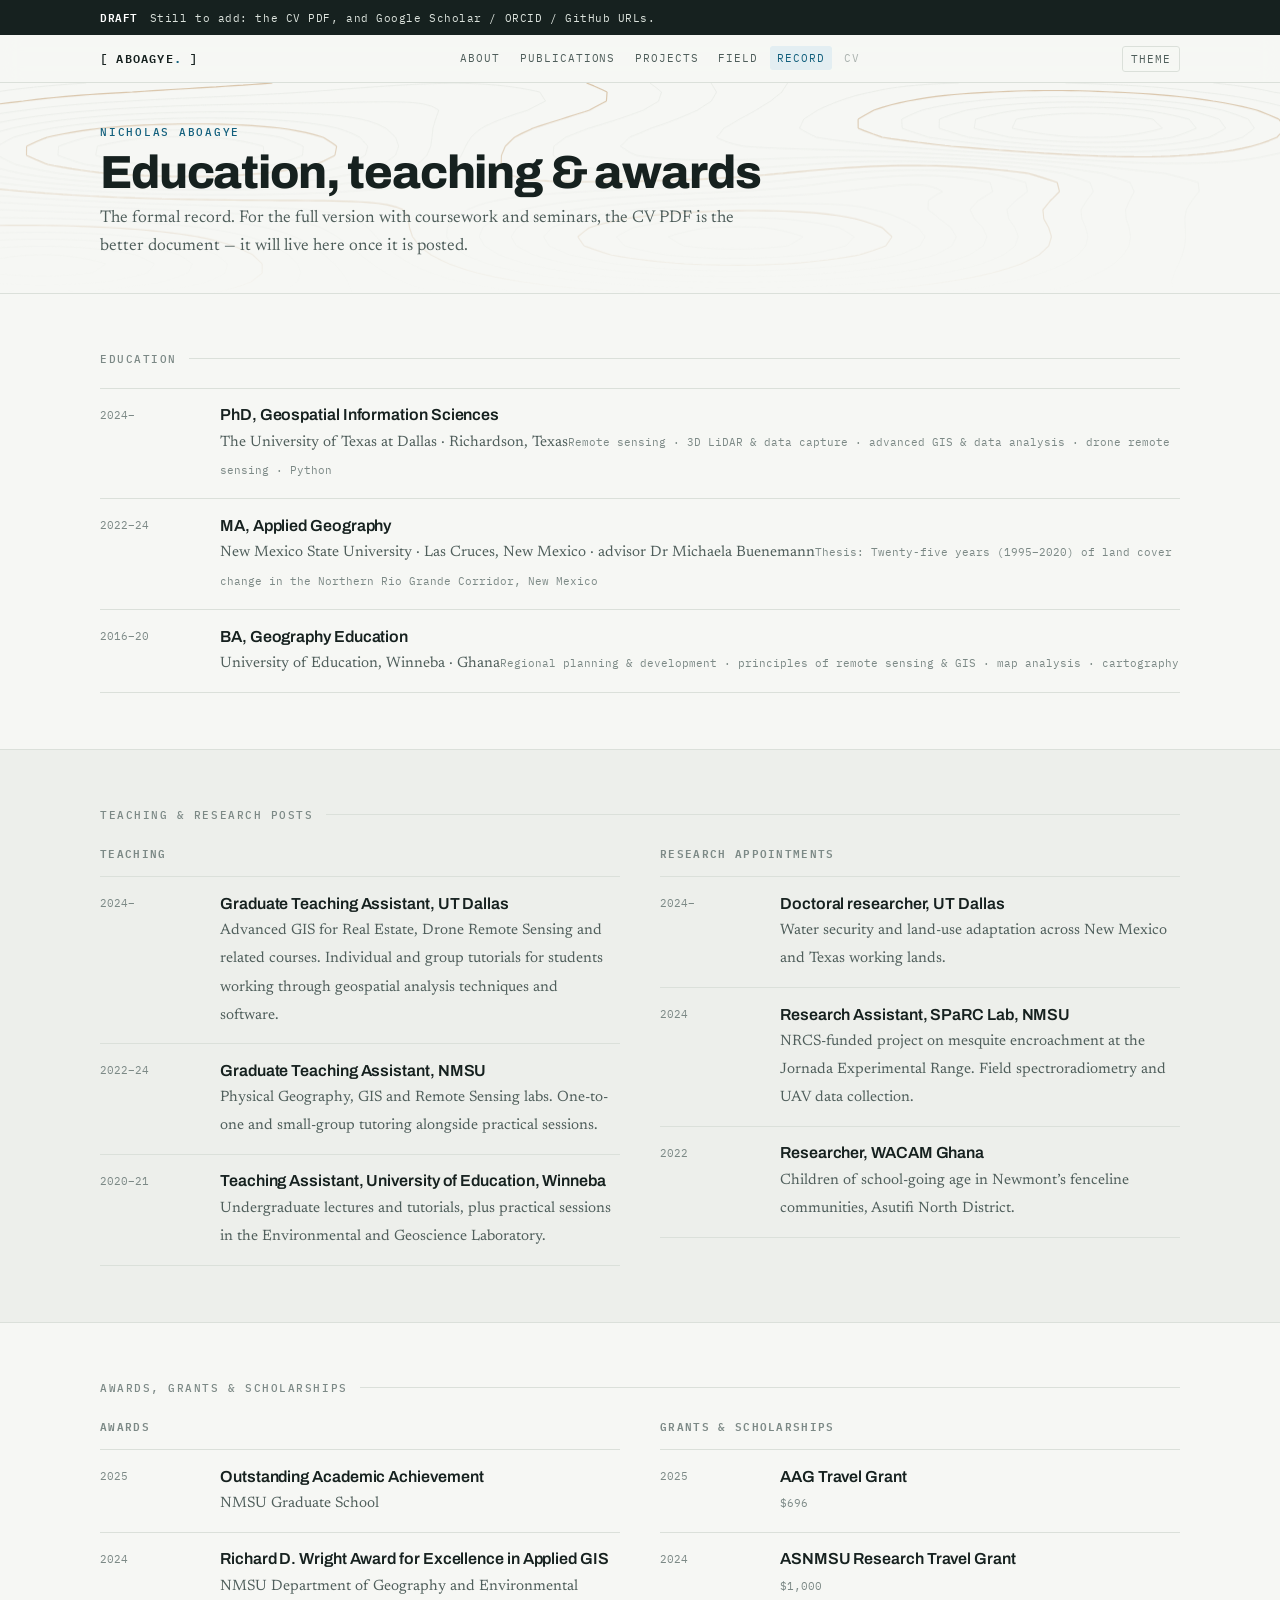
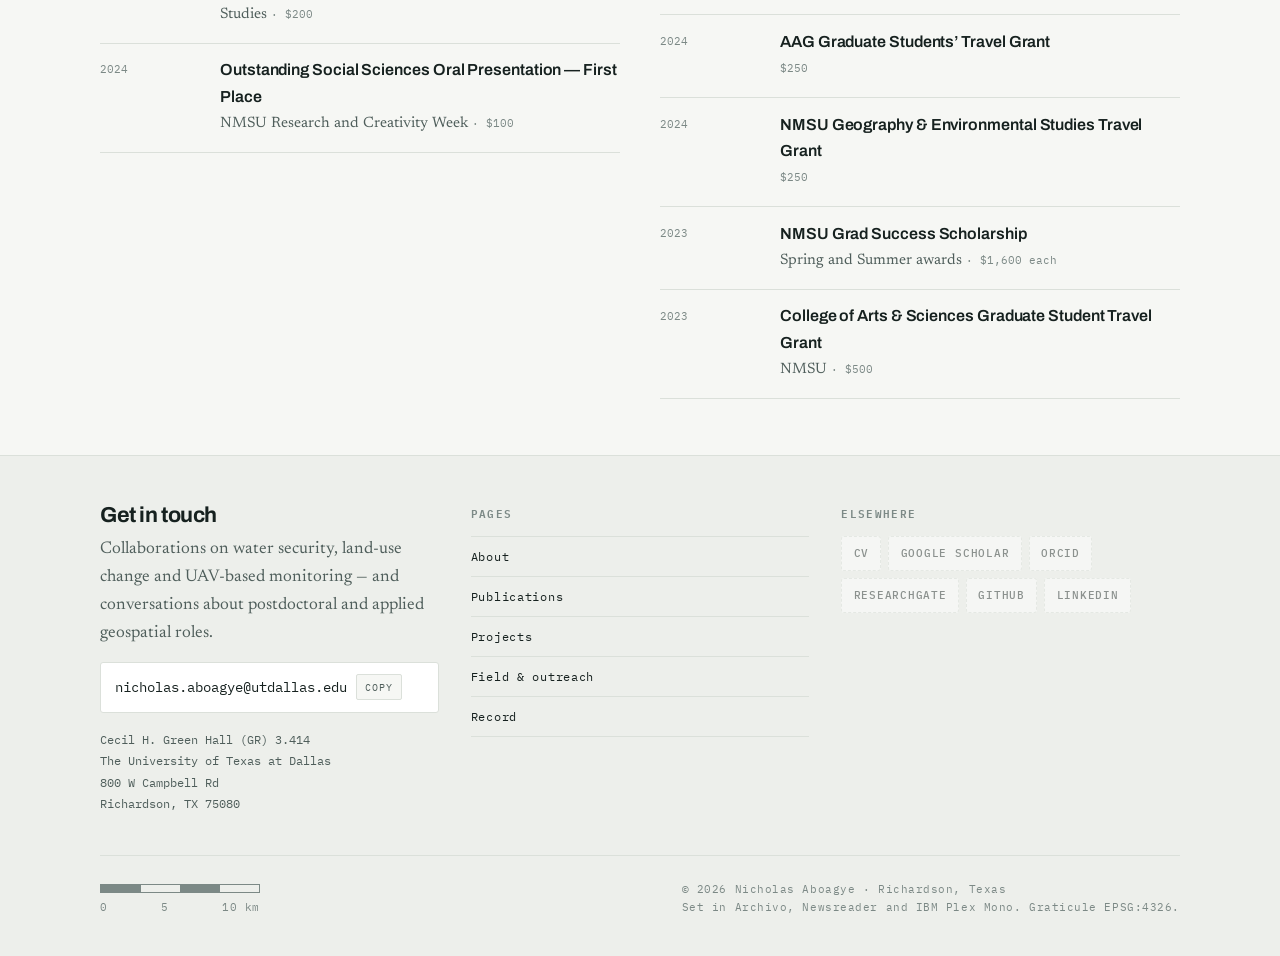
<file: record.html>
<!doctype html>
<html lang="en">
<head>
<meta charset="utf-8">
<meta name="viewport" content="width=device-width, initial-scale=1, viewport-fit=cover">
<title>Record &mdash; Nicholas Aboagye</title>
<link rel="stylesheet" href="https://fonts.googleapis.com/css2?family=Archivo:wght@500;600;700;800&family=Newsreader:ital,opsz,wght@0,6..72,300;0,6..72,400;0,6..72,500;1,6..72,400&family=IBM+Plex+Mono:wght@400;500;600&display=swap">
<link rel="stylesheet" href="style.css">
</head>
<body>

<a class="skip" href="#main">Skip to content</a>

<div class="topbar">
  <div class="notice">
    <div class="wrap">
      <span><b>DRAFT</b></span>
      <span>Still to add: the CV PDF, and Google Scholar / ORCID / GitHub URLs.</span>
    </div>
  </div>
  <nav class="navbar" aria-label="Main">
    <div class="wrap">
      <a class="mark" href="index.html">[ ABOAGYE<span>.</span> ]</a>
      <ul class="navlinks">
        <li><a href="index.html">About</a></li>
        <li><a href="publications.html">Publications</a></li>
        <li><a href="projects.html">Projects</a></li>
        <li><a href="field.html">Field</a></li>
        <li><a href="record.html" aria-current="page">Record</a></li>
        <li><a href="#" aria-disabled="true">CV</a></li>
      </ul>
      <button class="themebtn" id="themeToggle" type="button" aria-pressed="false">Theme</button>
    </div>
  </nav>
</div>

<header class="pagehead" id="main">
  <canvas id="contours" aria-hidden="true"></canvas>
  <div class="wrap">
    <p class="kicker">Nicholas Aboagye</p>
    <h1>Education, teaching &amp; awards</h1>
    <p class="pagelede">
      The formal record. For the full version with coursework and seminars, the CV PDF is the
      better document &mdash; it will live here once it is posted.
    </p>
  </div>
</header>

<main>
  <section class="band">
    <div class="wrap">
      <p class="eyebrow">Education</p>
      <ul class="rows">
        <li class="row">
          <span class="when">2024&ndash;</span>
          <span class="what"><strong>PhD, Geospatial Information Sciences</strong><span>The University of Texas at Dallas &middot; Richardson, Texas</span><span class="amt">Remote sensing &middot; 3D LiDAR &amp; data capture &middot; advanced GIS &amp; data analysis &middot; drone remote sensing &middot; Python</span></span>
        </li>
        <li class="row">
          <span class="when">2022&ndash;24</span>
          <span class="what"><strong>MA, Applied Geography</strong><span>New Mexico State University &middot; Las Cruces, New Mexico &middot; advisor Dr Michaela Buenemann</span><span class="amt">Thesis: Twenty-five years (1995&ndash;2020) of land cover change in the Northern Rio Grande Corridor, New Mexico</span></span>
        </li>
        <li class="row">
          <span class="when">2016&ndash;20</span>
          <span class="what"><strong>BA, Geography Education</strong><span>University of Education, Winneba &middot; Ghana</span><span class="amt">Regional planning &amp; development &middot; principles of remote sensing &amp; GIS &middot; map analysis &middot; cartography</span></span>
        </li>
      </ul>
    </div>
  </section>

  <section class="band band-sunk">
    <div class="wrap">
      <p class="eyebrow">Teaching &amp; research posts</p>
      <div class="cols">
        <div>
          <p class="subhead" style="margin-top:0">Teaching</p>
          <ul class="rows">
            <li class="row">
              <span class="when">2024&ndash;</span>
              <span class="what"><strong>Graduate Teaching Assistant, UT Dallas</strong><span>Advanced GIS for Real Estate, Drone Remote Sensing and related courses. Individual and group tutorials for students working through geospatial analysis techniques and software.</span></span>
            </li>
            <li class="row">
              <span class="when">2022&ndash;24</span>
              <span class="what"><strong>Graduate Teaching Assistant, NMSU</strong><span>Physical Geography, GIS and Remote Sensing labs. One-to-one and small-group tutoring alongside practical sessions.</span></span>
            </li>
            <li class="row">
              <span class="when">2020&ndash;21</span>
              <span class="what"><strong>Teaching Assistant, University of Education, Winneba</strong><span>Undergraduate lectures and tutorials, plus practical sessions in the Environmental and Geoscience Laboratory.</span></span>
            </li>
          </ul>
        </div>
        <div>
          <p class="subhead" style="margin-top:0">Research appointments</p>
          <ul class="rows">
            <li class="row">
              <span class="when">2024&ndash;</span>
              <span class="what"><strong>Doctoral researcher, UT Dallas</strong><span>Water security and land-use adaptation across New Mexico and Texas working lands.</span></span>
            </li>
            <li class="row">
              <span class="when">2024</span>
              <span class="what"><strong>Research Assistant, SPaRC Lab, NMSU</strong><span>NRCS-funded project on mesquite encroachment at the Jornada Experimental Range. Field spectroradiometry and UAV data collection.</span></span>
            </li>
            <li class="row">
              <span class="when">2022</span>
              <span class="what"><strong>Researcher, WACAM Ghana</strong><span>Children of school-going age in Newmont&rsquo;s fenceline communities, Asutifi North District.</span></span>
            </li>
          </ul>
        </div>
      </div>
    </div>
  </section>

  <section class="band">
    <div class="wrap">
      <p class="eyebrow">Awards, grants &amp; scholarships</p>
      <div class="cols">
        <div>
          <p class="subhead" style="margin-top:0">Awards</p>
          <ul class="rows">
            <li class="row"><span class="when">2025</span><span class="what"><strong>Outstanding Academic Achievement</strong><span>NMSU Graduate School</span></span></li>
            <li class="row"><span class="when">2024</span><span class="what"><strong>Richard D. Wright Award for Excellence in Applied GIS</strong><span>NMSU Department of Geography and Environmental Studies <span class="amt">&middot; $200</span></span></span></li>
            <li class="row"><span class="when">2024</span><span class="what"><strong>Outstanding Social Sciences Oral Presentation &mdash; First Place</strong><span>NMSU Research and Creativity Week <span class="amt">&middot; $100</span></span></span></li>
          </ul>
        </div>
        <div>
          <p class="subhead" style="margin-top:0">Grants &amp; scholarships</p>
          <ul class="rows">
            <li class="row"><span class="when">2025</span><span class="what"><strong>AAG Travel Grant</strong><span class="amt">$696</span></span></li>
            <li class="row"><span class="when">2024</span><span class="what"><strong>ASNMSU Research Travel Grant</strong><span class="amt">$1,000</span></span></li>
            <li class="row"><span class="when">2024</span><span class="what"><strong>AAG Graduate Students&rsquo; Travel Grant</strong><span class="amt">$250</span></span></li>
            <li class="row"><span class="when">2024</span><span class="what"><strong>NMSU Geography &amp; Environmental Studies Travel Grant</strong><span class="amt">$250</span></span></li>
            <li class="row"><span class="when">2023</span><span class="what"><strong>NMSU Grad Success Scholarship</strong><span>Spring and Summer awards <span class="amt">&middot; $1,600 each</span></span></span></li>
            <li class="row"><span class="when">2023</span><span class="what"><strong>College of Arts &amp; Sciences Graduate Student Travel Grant</strong><span>NMSU <span class="amt">&middot; $500</span></span></span></li>
          </ul>
        </div>
      </div>
    </div>
  </section>
</main>

<footer class="sitefooter" id="contact">
  <div class="wrap">
    <div class="footgrid">
      <div>
        <h2>Get in touch</h2>
        <p style="color:var(--ink-2);margin:0">
          Collaborations on water security, land-use change and UAV-based monitoring &mdash;
          and conversations about postdoctoral and applied geospatial roles.
        </p>
        <div class="mailrow">
          <code id="email">nicholas.aboagye@utdallas.edu</code>
          <button class="copybtn" id="copyEmail" type="button">Copy</button>
        </div>
        <p class="where">
          Cecil H. Green Hall (GR) 3.414<br>
          The University of Texas at Dallas<br>
          800 W Campbell Rd<br>
          Richardson, TX 75080
        </p>
      </div>
      <div>
        <p class="subhead" style="margin-top:0">Pages</p>
        <ul class="footnav">
          <li><a href="index.html">About</a></li>
          <li><a href="publications.html">Publications</a></li>
          <li><a href="projects.html">Projects</a></li>
          <li><a href="field.html">Field &amp; outreach</a></li>
          <li><a href="record.html">Record</a></li>
        </ul>
      </div>
      <div>
        <p class="subhead" style="margin-top:0">Elsewhere</p>
        <div class="profilelinks">
          <a class="plink" href="#" aria-disabled="true">CV</a>
          <a class="plink" href="#" aria-disabled="true">Google Scholar</a>
          <a class="plink" href="#" aria-disabled="true">ORCID</a>
          <a class="plink" href="#" aria-disabled="true">ResearchGate</a>
          <a class="plink" href="#" aria-disabled="true">GitHub</a>
          <a class="plink" href="#" aria-disabled="true">LinkedIn</a>
        </div>
      </div>
    </div>
    <div class="colophon">
      <div class="scalebar">
        <div class="bar"><i></i><i></i><i></i><i></i></div>
        <div class="ticks"><span>0</span><span>5</span><span>10&nbsp;km</span></div>
      </div>
      <div>
        <div>&copy; 2026 Nicholas Aboagye &middot; Richardson, Texas</div>
        <div>Set in Archivo, Newsreader and IBM Plex Mono. Graticule EPSG:4326.</div>
      </div>
    </div>
  </div>
</footer>

<script src="site.js"></script>
</body>
</html>
</file>
<file: style.css>
/* Nicholas Aboagye — shared stylesheet
   Layout: academic identity card over a contour band; mono marginalia, map-legend
   blocks, year-anchored publication lists. */

:root{
  --paper:#F6F7F4;
  --surface:#FFFFFF;
  --sunk:#EDEFEB;
  --ink:#16211F;
  --ink-2:#4F5E5B;
  --ink-3:#7C8986;
  --line:#DBE0DA;
  --hydro:#13607D;
  --hydro-soft:#E3EEF2;
  --contour:#B4844A;
  --notice:#16211F;
  --notice-fg:#DCE3DD;

  --display:"Archivo","Helvetica Neue",Arial,sans-serif;
  --body:"Newsreader",Georgia,"Times New Roman",serif;
  --mono:"IBM Plex Mono",ui-monospace,"SFMono-Regular",Menlo,monospace;

  --wrap:1120px;
  --measure:66ch;

  /* also applied by the artifact skeleton on the home page; repeated here so the
     stand-alone pages behave identically */
  color-scheme:light;
  padding-top:env(safe-area-inset-top,0px);
  padding-bottom:env(safe-area-inset-bottom,0px);
}
@media (prefers-color-scheme: dark){
  :root:not([data-theme="light"]){
    --paper:#0D1412; --surface:#151F1D; --sunk:#111A18;
    --ink:#E9EFE9; --ink-2:#9BA9A5; --ink-3:#73817E; --line:#243331;
    --hydro:#5FB9D6; --hydro-soft:#13282F; --contour:#8C6B40;
    --notice:#0A100F; --notice-fg:#9BA9A5;
    color-scheme:dark;
  }
}
:root[data-theme="dark"]{
  --paper:#0D1412; --surface:#151F1D; --sunk:#111A18;
  --ink:#E9EFE9; --ink-2:#9BA9A5; --ink-3:#73817E; --line:#243331;
  --hydro:#5FB9D6; --hydro-soft:#13282F; --contour:#8C6B40;
  --notice:#0A100F; --notice-fg:#9BA9A5;
  color-scheme:dark;
}

*{box-sizing:border-box}
html{scroll-behavior:smooth}
body{
  margin:0;
  background:var(--paper);
  color:var(--ink);
  font-family:var(--body);
  font-size:1.0625rem;
  line-height:1.65;
  -webkit-font-smoothing:antialiased;
}
img{max-width:100%}
[hidden]{display:none!important}
body::before{
  content:"";position:fixed;inset:0 0 auto;
  height:env(safe-area-inset-top,0px);
  background:var(--notice);z-index:40;
}
@media (prefers-reduced-motion: reduce){
  html{scroll-behavior:auto}
  *{transition:none!important}
}
.wrap{
  width:100%;max-width:var(--wrap);margin-inline:auto;
  padding-left:max(20px,env(safe-area-inset-left,0px));
  padding-right:max(20px,env(safe-area-inset-right,0px));
}
a{color:var(--hydro)}
a:focus-visible,button:focus-visible{outline:2px solid var(--hydro);outline-offset:2px}
.skip{
  position:absolute;left:-9999px;top:0;z-index:70;
  background:var(--surface);color:var(--ink);padding:.6rem .9rem;
  font-family:var(--mono);font-size:.75rem;border:1px solid var(--hydro);border-radius:3px;
}
.skip:focus{left:max(20px,env(safe-area-inset-left,0px));top:calc(.5rem + env(safe-area-inset-top,0px))}

.eyebrow{
  font-family:var(--mono);font-size:.6875rem;font-weight:500;
  letter-spacing:.14em;text-transform:uppercase;color:var(--ink-3);
  display:flex;align-items:center;gap:.75rem;margin:0 0 1.25rem;
}
.eyebrow::after{content:"";flex:1;height:1px;background:var(--line)}

/* ---------- header ---------- */
.topbar{position:sticky;top:env(safe-area-inset-top,0px);z-index:30}
.notice{
  background:var(--notice);color:var(--notice-fg);
  font-family:var(--mono);font-size:.6875rem;letter-spacing:.05em;
}
.notice .wrap{padding-block:.5rem;display:flex;flex-wrap:wrap;gap:.25rem .75rem;align-items:baseline}
.notice b{color:#fff;font-weight:600}
:root[data-theme="dark"] .notice b{color:var(--ink)}
@media (prefers-color-scheme: dark){:root:not([data-theme="light"]) .notice b{color:var(--ink)}}
.navbar{
  background:color-mix(in srgb,var(--paper) 88%,transparent);
  backdrop-filter:blur(10px);border-bottom:1px solid var(--line);
}
.navbar .wrap{padding-block:.6rem;display:flex;align-items:center;justify-content:space-between;gap:1rem}
.mark{
  font-family:var(--mono);font-size:.75rem;font-weight:600;letter-spacing:.1em;
  text-transform:uppercase;color:var(--ink);text-decoration:none;white-space:nowrap;
}
.mark span{color:var(--hydro)}
.navlinks{display:flex;flex-wrap:wrap;gap:.2rem .3rem;margin:0;padding:0;list-style:none}
.navlinks a{
  font-family:var(--mono);font-size:.6875rem;letter-spacing:.09em;text-transform:uppercase;
  color:var(--ink-2);text-decoration:none;padding:.3rem .45rem;border-radius:3px;
}
.navlinks a:hover{color:var(--ink);background:var(--sunk)}
.navlinks a[aria-current="page"]{color:var(--hydro);background:var(--hydro-soft)}
.navlinks a[aria-disabled="true"]{opacity:.45}
.themebtn{
  font-family:var(--mono);font-size:.6875rem;letter-spacing:.09em;text-transform:uppercase;
  color:var(--ink-2);background:none;border:1px solid var(--line);border-radius:3px;
  padding:.3rem .5rem;cursor:pointer;
}
.themebtn:hover{color:var(--ink);border-color:var(--ink-3)}

/* ---------- contour band (home hero + page heads) ---------- */
.hero,.pagehead{position:relative;overflow:hidden;border-bottom:1px solid var(--line)}
#contours{
  position:absolute;inset:0;width:100%;height:100%;max-width:100%;display:block;
  -webkit-mask-image:linear-gradient(to bottom,rgba(0,0,0,.9),rgba(0,0,0,.3) 70%,rgba(0,0,0,0));
  mask-image:linear-gradient(to bottom,rgba(0,0,0,.9),rgba(0,0,0,.3) 70%,rgba(0,0,0,0));
  pointer-events:none;
}
.hero .wrap{position:relative;padding-block:3rem 2.5rem}
.pagehead .wrap{position:relative;padding-block:2.5rem 2rem}
.pagehead .kicker{margin-bottom:.5rem}
.pagehead h1{font-size:clamp(2rem,5vw,2.9rem);margin-bottom:.6rem}
.pagelede{max-width:var(--measure);color:var(--ink-2);margin:0;font-size:1.0625rem}

.hero-grid{display:grid;grid-template-columns:minmax(0,1fr) 14rem;gap:2.5rem;align-items:start}
@media (max-width:820px){
  .hero-grid{grid-template-columns:minmax(0,1fr);gap:1.75rem}
  .hero-aside{display:grid;grid-template-columns:9rem minmax(0,1fr);gap:1rem;align-items:start}
}
@media (max-width:460px){.hero-aside{grid-template-columns:minmax(0,1fr)}}
.kicker{
  font-family:var(--mono);font-size:.6875rem;font-weight:500;letter-spacing:.16em;
  text-transform:uppercase;color:var(--hydro);margin:0 0 .75rem;
}
h1{
  font-family:var(--display);font-weight:800;
  font-size:clamp(2.4rem,6.4vw,3.75rem);line-height:.98;letter-spacing:-.025em;
  text-wrap:balance;margin:0 0 .4rem;
}
.role{
  font-family:var(--display);font-weight:500;font-size:clamp(1rem,2.2vw,1.1875rem);
  letter-spacing:-.01em;color:var(--ink-2);margin:0 0 1.1rem;
}
.role a{color:inherit;text-decoration-color:var(--line);text-underline-offset:3px}
.role a:hover{color:var(--hydro)}
.standfirst{font-size:1.0625rem;line-height:1.6;max-width:var(--measure);margin:0 0 1.25rem}
.standfirst em{color:var(--hydro);font-style:italic}

.facts{margin:0 0 1.25rem;display:grid;gap:.5rem}
.fact{display:grid;grid-template-columns:7.5rem minmax(0,1fr);gap:.75rem;align-items:baseline}
@media (max-width:560px){.fact{grid-template-columns:minmax(0,1fr);gap:.2rem}}
.fact dt{
  font-family:var(--mono);font-size:.625rem;font-weight:600;letter-spacing:.11em;
  text-transform:uppercase;color:var(--ink-3);
}
.fact dd{margin:0;font-size:.9375rem;color:var(--ink-2);line-height:1.5}
.fact dd .on{color:var(--hydro);font-style:italic}

.profilelinks{display:flex;flex-wrap:wrap;gap:.45rem}
.plink{
  font-family:var(--mono);font-size:.6875rem;font-weight:500;letter-spacing:.07em;
  text-transform:uppercase;text-decoration:none;padding:.45rem .7rem;
  border:1px solid var(--line);border-radius:3px;color:var(--ink);background:var(--surface);
  transition:border-color .15s,color .15s;
}
.plink:hover{border-color:var(--hydro);color:var(--hydro)}
.plink-solid{background:var(--hydro);border-color:var(--hydro);color:#fff}
:root[data-theme="dark"] .plink-solid{color:#07100F}
@media (prefers-color-scheme: dark){:root:not([data-theme="light"]) .plink-solid{color:#07100F}}
.plink-solid:hover{background:var(--ink);border-color:var(--ink);color:var(--paper)}
.plink[aria-disabled="true"]{opacity:.45;cursor:default;border-style:dashed}
.plink[aria-disabled="true"]:hover{border-color:var(--line);color:var(--ink)}

.hero-aside{display:flex;flex-direction:column;gap:.9rem}
.portrait{
  display:block;width:100%;max-width:100%;height:auto;aspect-ratio:4/5;object-fit:cover;
  border:1px solid var(--line);border-radius:3px;background:var(--sunk);
}
.datum{
  border:1px solid var(--line);border-radius:3px;background:var(--surface);
  padding:.8rem .9rem;font-family:var(--mono);font-size:.6875rem;
  font-variant-numeric:tabular-nums;color:var(--ink-2);
}
.datum dl{margin:0;display:grid;grid-template-columns:auto 1fr;gap:.3rem .7rem}
.datum dt{color:var(--ink-3);letter-spacing:.06em;text-transform:uppercase;font-size:.5625rem;align-self:center}
.datum dd{margin:0;color:var(--ink)}

/* ---------- sections ---------- */
section{scroll-margin-top:7rem}
.band{padding-block:3.5rem;border-bottom:1px solid var(--line)}
.band-sunk{background:var(--sunk)}
.band:last-of-type{border-bottom:0}
h2{
  font-family:var(--display);font-weight:700;font-size:clamp(1.55rem,3.4vw,2.1rem);
  letter-spacing:-.02em;line-height:1.1;text-wrap:balance;margin:0 0 .75rem;
}
.lede{max-width:var(--measure);color:var(--ink-2);margin:0 0 2rem}
h3{font-family:var(--display);font-weight:600;font-size:1.1875rem;letter-spacing:-.01em;line-height:1.25;margin:0 0 .5rem}
.subhead{
  font-family:var(--mono);font-size:.6875rem;font-weight:600;letter-spacing:.12em;
  text-transform:uppercase;color:var(--ink-3);margin:2.5rem 0 .9rem;
}
h2 + .subhead{margin-top:1.5rem}
.more{
  font-family:var(--mono);font-size:.6875rem;letter-spacing:.08em;text-transform:uppercase;
  display:inline-block;margin-top:1.5rem;text-decoration:none;
  border-bottom:1px solid var(--line);padding-bottom:.15rem;
}
.more:hover{border-color:var(--hydro)}

/* ---------- news ---------- */
.news{list-style:none;margin:0;padding:0;max-width:62rem}
.news li{
  display:grid;grid-template-columns:5.5rem minmax(0,1fr);gap:1.25rem;
  padding:.85rem 0;border-top:1px solid var(--line);min-width:0;
}
.news li:last-child{border-bottom:1px solid var(--line)}
.news .date{
  font-family:var(--mono);font-size:.6875rem;font-variant-numeric:tabular-nums;
  color:var(--ink-3);letter-spacing:.04em;padding-top:.22rem;white-space:nowrap;
}
.news .item{min-width:0;font-size:1rem;color:var(--ink-2)}
.news .item strong{color:var(--ink);font-weight:500}
@media (max-width:520px){
  .news li{grid-template-columns:minmax(0,1fr);gap:.2rem}
  .news .date{padding-top:0}
}

/* ---------- research threads ---------- */
.threads{
  display:grid;grid-template-columns:repeat(auto-fit,minmax(min(100%,17rem),1fr));
  gap:1px;background:var(--line);border:1px solid var(--line);border-radius:3px;overflow:hidden;
}
.thread{background:var(--surface);padding:1.4rem;min-width:0;display:flex;flex-direction:column;gap:.5rem}
.thread .tag{font-family:var(--mono);font-size:.625rem;font-weight:600;letter-spacing:.12em;text-transform:uppercase;color:var(--hydro)}
.thread p{margin:0;color:var(--ink-2);font-size:1rem}
.thread ul{margin:.6rem 0 0;padding-left:1.1rem;font-family:var(--mono);font-size:.75rem;color:var(--ink-3);line-height:1.8}

/* ---------- publications ---------- */
.yeargroup{display:grid;grid-template-columns:5rem minmax(0,1fr);gap:1.5rem;margin-bottom:.5rem}
.yearmark{
  font-family:var(--display);font-weight:800;font-size:1.75rem;letter-spacing:-.03em;
  color:var(--ink-3);opacity:.55;position:sticky;top:7rem;align-self:start;
  font-variant-numeric:tabular-nums;
}
@media (max-width:760px){
  .yeargroup{grid-template-columns:minmax(0,1fr);gap:.4rem}
  .yearmark{position:static;font-size:1.25rem}
}
.pubs{list-style:none;margin:0;padding:0}
.pub{display:grid;grid-template-columns:4.5rem minmax(0,1fr);gap:1rem;padding:1.15rem 0;border-top:1px solid var(--line);min-width:0}
.pub:last-child{border-bottom:1px solid var(--line)}
.pub-thumb{
  width:4.5rem;height:4.5rem;border-radius:3px;overflow:hidden;
  border:1px solid var(--line);background:var(--sunk);display:grid;place-items:center;
}
.pub-thumb img{width:100%;height:100%;object-fit:cover;display:block}
.pub-thumb span{
  font-family:var(--mono);font-size:.5625rem;font-weight:600;letter-spacing:.08em;
  color:var(--ink-3);text-align:center;line-height:1.5;padding:.2rem;
}
@media (max-width:520px){
  .pub{grid-template-columns:3.25rem minmax(0,1fr);gap:.8rem}
  .pub-thumb{width:3.25rem;height:3.25rem}
}
.pub-body{min-width:0}
.pub-title{font-family:var(--display);font-weight:600;font-size:1.0625rem;line-height:1.35;letter-spacing:-.01em;margin:0 0 .3rem}
.pub-authors{margin:0 0 .35rem;color:var(--ink-2);font-size:.9375rem}
.pub-authors strong{color:var(--ink);font-weight:500}
.pub-venue{
  font-family:var(--mono);font-size:.6875rem;font-variant-numeric:tabular-nums;
  color:var(--ink-3);margin:0;display:flex;flex-wrap:wrap;gap:.3rem .5rem;align-items:center;
}
.pub-venue em{font-style:italic;color:var(--ink-2)}
.chip{
  font-family:var(--mono);font-size:.5625rem;font-weight:600;letter-spacing:.1em;
  text-transform:uppercase;padding:.15rem .4rem;border-radius:2px;border:1px solid var(--line);
  color:var(--ink-2);white-space:nowrap;
}
.chip-pub{background:var(--hydro-soft);border-color:transparent;color:var(--hydro)}
.chip-rev{border-style:dashed}
.chip-award{background:var(--contour);border-color:transparent;color:#fff}
:root[data-theme="dark"] .chip-award{color:#140D04}
@media (prefers-color-scheme: dark){:root:not([data-theme="light"]) .chip-award{color:#140D04}}
.pub-acts{display:flex;flex-wrap:wrap;gap:.35rem;margin-top:.55rem}
.act{
  font-family:var(--mono);font-size:.5625rem;font-weight:500;letter-spacing:.08em;
  text-transform:uppercase;border:1px solid var(--line);border-radius:2px;
  padding:.25rem .45rem;color:var(--ink-2);text-decoration:none;background:var(--surface);
}
.act:hover{border-color:var(--hydro);color:var(--hydro)}
.act[aria-disabled="true"]{opacity:.45;cursor:default;border-style:dashed}
.act[aria-disabled="true"]:hover{border-color:var(--line);color:var(--ink-2)}

/* ---------- projects ---------- */
.projects{display:grid;grid-template-columns:repeat(auto-fit,minmax(min(100%,19rem),1fr));gap:1.25rem}
.project{
  border:1px solid var(--line);border-radius:3px;background:var(--surface);
  padding:1.3rem;min-width:0;display:flex;flex-direction:column;gap:.55rem;
}
.swatch-row{display:flex;align-items:center;gap:.6rem}
.swatch{width:13px;height:13px;border-radius:2px;flex:none;border:1px solid rgba(0,0,0,.18)}
.project .kind{font-family:var(--mono);font-size:.625rem;font-weight:600;letter-spacing:.12em;text-transform:uppercase;color:var(--ink-3)}
.project p{margin:0;color:var(--ink-2);font-size:1rem}
.stack{display:flex;flex-wrap:wrap;gap:.3rem;margin-top:auto;padding-top:.5rem}
.slot{
  font-family:var(--mono);font-size:.5625rem;letter-spacing:.08em;text-transform:uppercase;
  color:var(--ink-3);border-top:1px dashed var(--line);padding-top:.55rem;margin-top:.25rem;
}

/* ---------- legend ---------- */
.legend{display:grid;grid-template-columns:repeat(auto-fit,minmax(min(100%,15rem),1fr));gap:1.6rem 2rem}
.legend-group{min-width:0}
.legend-group h3{
  font-family:var(--mono);font-size:.6875rem;font-weight:600;letter-spacing:.12em;
  text-transform:uppercase;color:var(--ink-3);padding-bottom:.5rem;
  border-bottom:1px solid var(--line);margin:0 0 .75rem;
}
.legend-group ul{margin:0;padding:0;list-style:none;display:flex;flex-direction:column;gap:.45rem}
.legend-group li{display:flex;align-items:flex-start;gap:.6rem;font-size:.9375rem;line-height:1.45}
.legend-group li .swatch{margin-top:.3rem}

/* ---------- gallery ---------- */
.gallery{display:grid;grid-template-columns:repeat(auto-fit,minmax(min(100%,16rem),1fr));gap:1.4rem;margin-bottom:2.5rem}
.shot{margin:0;min-width:0;display:flex;flex-direction:column;gap:.55rem}
.shot .zoom{display:block;width:100%;padding:0;border:1px solid var(--line);border-radius:3px;background:var(--sunk);overflow:hidden;cursor:zoom-in}
.shot img{display:block;width:100%;max-width:100%;aspect-ratio:4/3;object-fit:cover;transition:transform .35s ease}
.shot.tall img{aspect-ratio:3/4}
.shot .zoom:hover img{transform:scale(1.035)}
.shot figcaption{font-family:var(--mono);font-size:.6875rem;line-height:1.6;color:var(--ink-3)}
.shot figcaption b{display:block;color:var(--ink);font-weight:600;letter-spacing:.03em;margin-bottom:.1rem}

/* ---------- lightbox ---------- */
#lightbox{position:fixed;inset:0;z-index:60;display:none;background:rgba(6,10,9,.95)}
#lightbox[data-open]{
  display:flex;flex-direction:column;align-items:center;justify-content:center;gap:1rem;
  padding:max(20px,env(safe-area-inset-left,0px));
  padding-top:calc(3.5rem + env(safe-area-inset-top,0px));
  padding-bottom:calc(1.5rem + env(safe-area-inset-bottom,0px));
}
#lightbox img{max-width:100%;max-height:100%;min-height:0;object-fit:contain;border-radius:3px}
#lbCap{font-family:var(--mono);font-size:.75rem;color:#C8D2CE;text-align:center;max-width:60ch;line-height:1.6}
#lbCap b{display:block;color:#fff;font-weight:600}
.lbbtn{
  position:fixed;top:calc(.75rem + env(safe-area-inset-top,0px));
  font-family:var(--mono);font-size:.6875rem;letter-spacing:.09em;text-transform:uppercase;
  color:#C8D2CE;background:rgba(255,255,255,.08);border:1px solid rgba(255,255,255,.22);
  border-radius:3px;padding:.45rem .7rem;cursor:pointer;
}
.lbbtn:hover{color:#fff;border-color:rgba(255,255,255,.5)}
#lbClose{right:calc(.75rem + env(safe-area-inset-right,0px))}
#lbPrev{left:calc(.75rem + env(safe-area-inset-left,0px))}
#lbNext{left:calc(4.5rem + env(safe-area-inset-left,0px))}

/* ---------- record rows ---------- */
.cols{display:grid;grid-template-columns:repeat(auto-fit,minmax(min(100%,21rem),1fr));gap:2.5rem}
.rows{list-style:none;margin:0;padding:0}
.row{display:grid;grid-template-columns:6.5rem minmax(0,1fr);gap:1rem;padding:.85rem 0;border-top:1px solid var(--line);min-width:0}
.row:last-child{border-bottom:1px solid var(--line)}
.row .when{font-family:var(--mono);font-size:.6875rem;font-variant-numeric:tabular-nums;color:var(--ink-3);padding-top:.2rem}
.row .what{min-width:0}
.row .what strong{display:block;font-family:var(--display);font-weight:600;font-size:1rem;letter-spacing:-.005em;color:var(--ink)}
.row .what span{font-size:.9375rem;color:var(--ink-2)}
.row .what .amt{font-family:var(--mono);font-size:.6875rem;font-variant-numeric:tabular-nums;color:var(--ink-3)}
@media (max-width:520px){
  .row{grid-template-columns:minmax(0,1fr);gap:.2rem}
  .row .when{padding-top:0}
}

/* ---------- site footer ---------- */
.sitefooter{background:var(--sunk);border-top:1px solid var(--line);padding-block:3rem 2.5rem}
.footgrid{display:grid;grid-template-columns:repeat(auto-fit,minmax(min(100%,16rem),1fr));gap:2rem;align-items:start}
.footgrid h2{font-size:1.35rem;margin-bottom:.5rem}
.mailrow{
  display:flex;flex-wrap:wrap;align-items:center;gap:.6rem;border:1px solid var(--line);
  border-radius:3px;background:var(--surface);padding:.7rem .85rem;min-width:0;margin-top:.9rem;
}
.mailrow code{font-family:var(--mono);font-size:.875rem;color:var(--ink);user-select:all;overflow-wrap:anywhere;min-width:0}
.copybtn{
  font-family:var(--mono);font-size:.625rem;letter-spacing:.09em;text-transform:uppercase;
  border:1px solid var(--line);background:var(--paper);color:var(--ink-2);border-radius:2px;
  padding:.35rem .5rem;cursor:pointer;white-space:nowrap;
}
.copybtn:hover{color:var(--hydro);border-color:var(--hydro)}
.where{font-family:var(--mono);font-size:.75rem;color:var(--ink-2);line-height:1.8;margin:1rem 0 0}
.footnav{list-style:none;margin:0;padding:0;display:flex;flex-direction:column}
.footnav li{border-top:1px solid var(--line)}
.footnav li:last-child{border-bottom:1px solid var(--line)}
.footnav a{
  display:block;padding:.6rem 0;text-decoration:none;color:var(--ink);
  font-family:var(--mono);font-size:.75rem;letter-spacing:.06em;
}
.footnav a:hover{color:var(--hydro)}
.colophon{
  display:flex;flex-wrap:wrap;gap:1rem 2rem;align-items:flex-end;justify-content:space-between;
  font-family:var(--mono);font-size:.6875rem;color:var(--ink-3);letter-spacing:.05em;
  margin-top:2.5rem;padding-top:1.5rem;border-top:1px solid var(--line);
}
.scalebar{display:flex;flex-direction:column;gap:.35rem}
.scalebar .bar{display:flex;height:9px;width:160px;border:1px solid var(--ink-3)}
.scalebar .bar i{flex:1}
.scalebar .bar i:nth-child(odd){background:var(--ink-3)}
.scalebar .ticks{display:flex;justify-content:space-between;width:160px;font-variant-numeric:tabular-nums}
</file>
